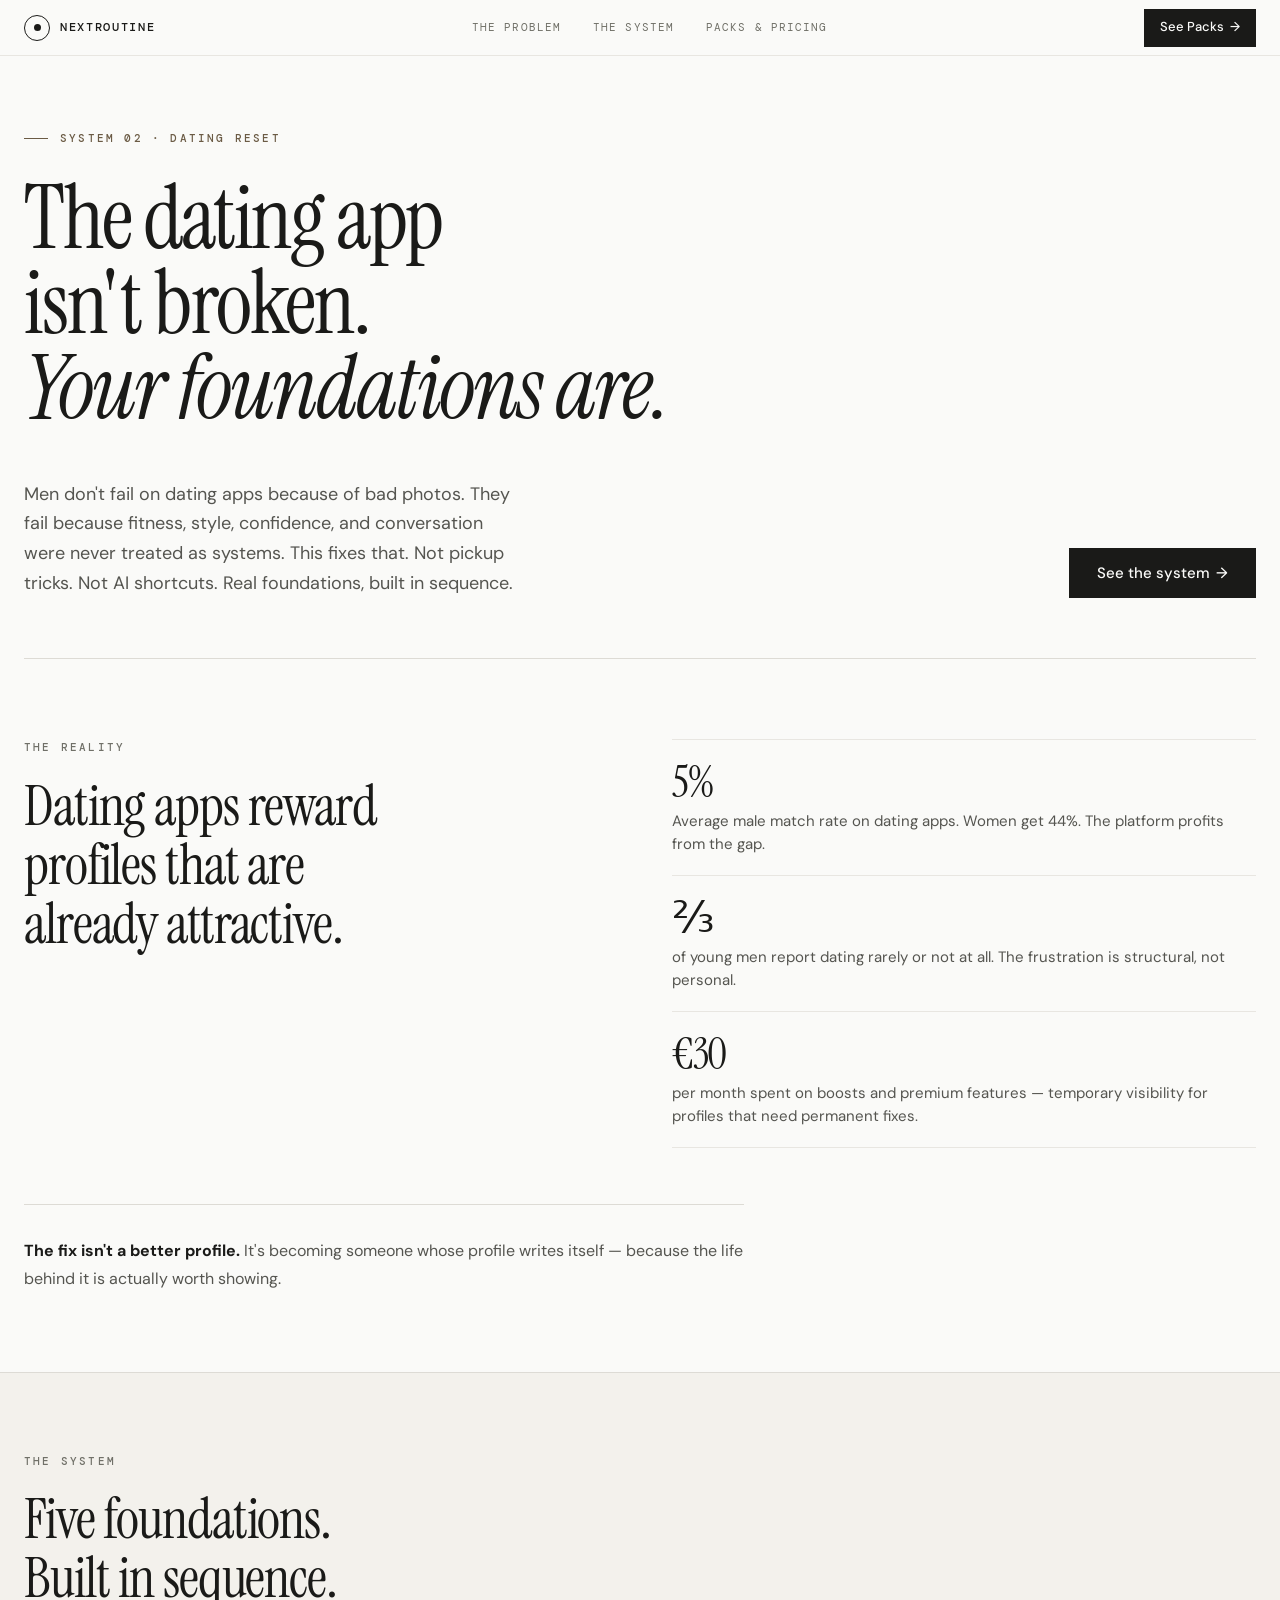
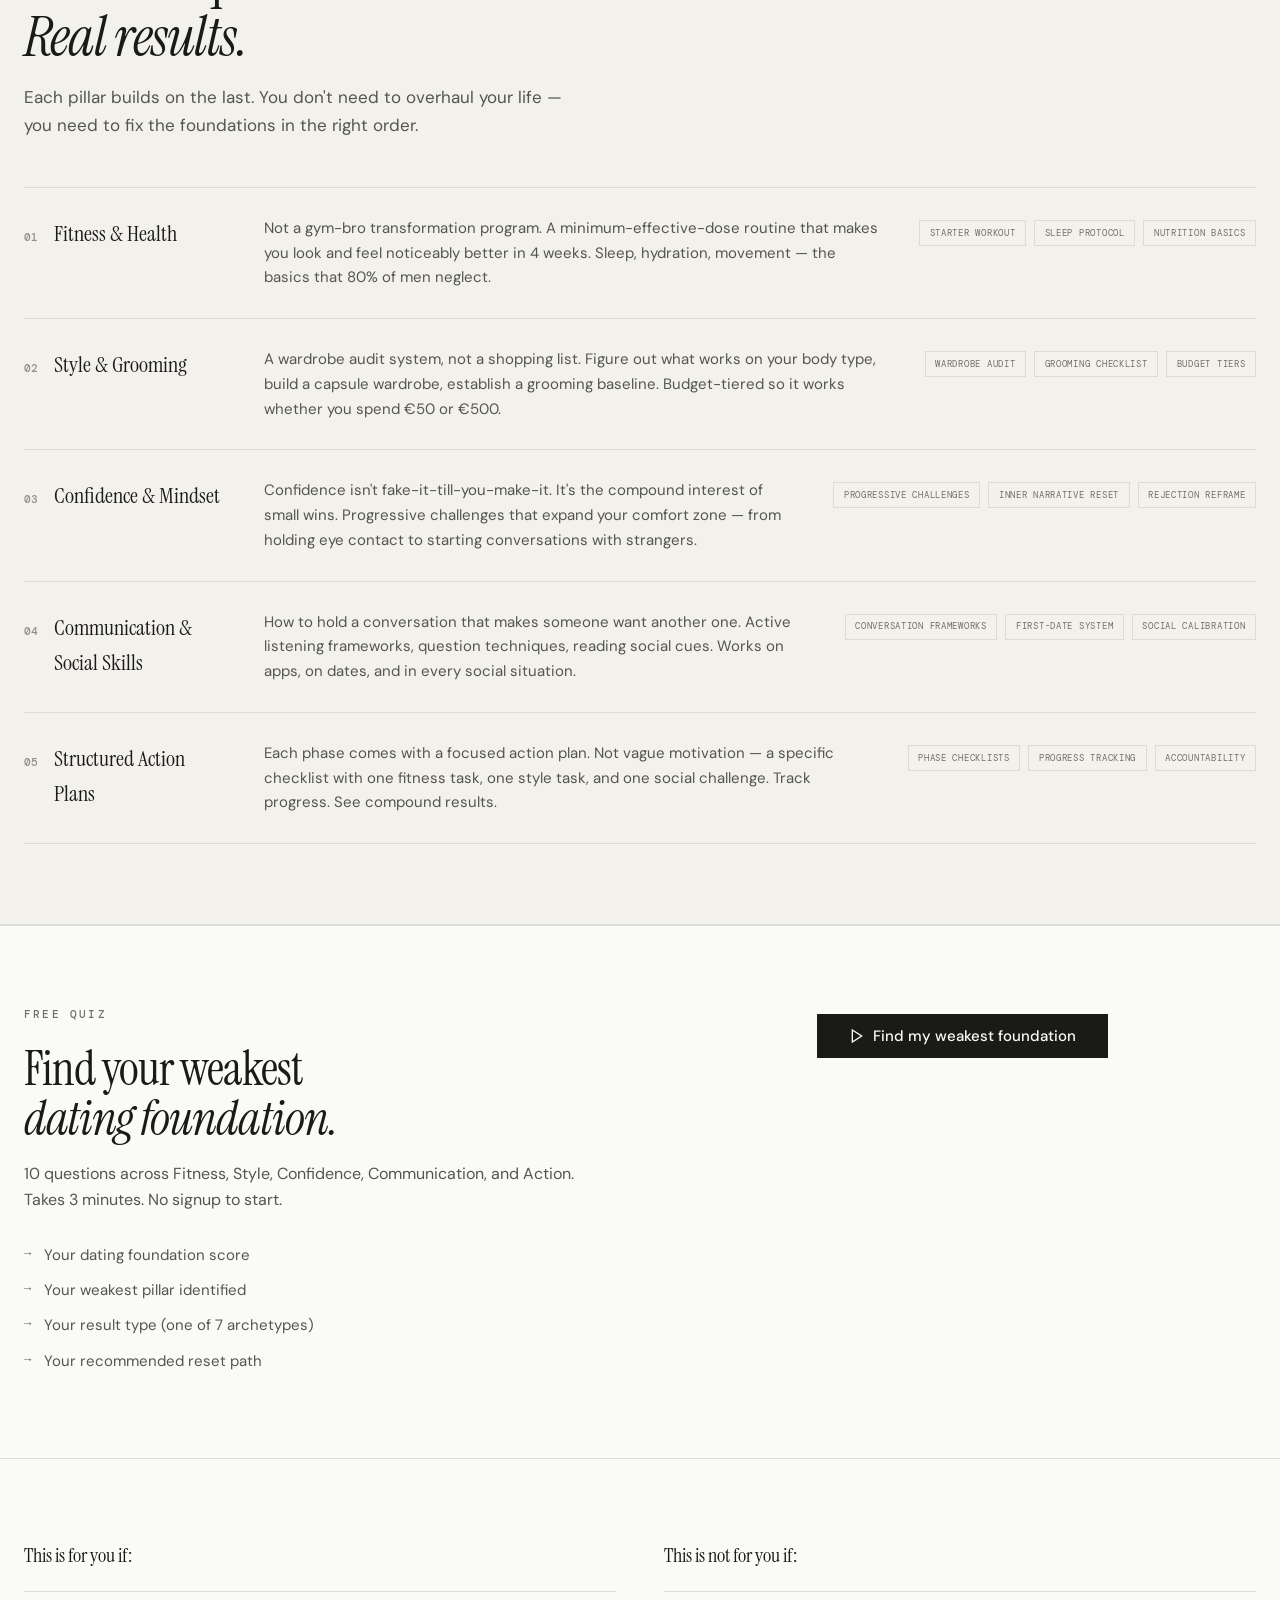
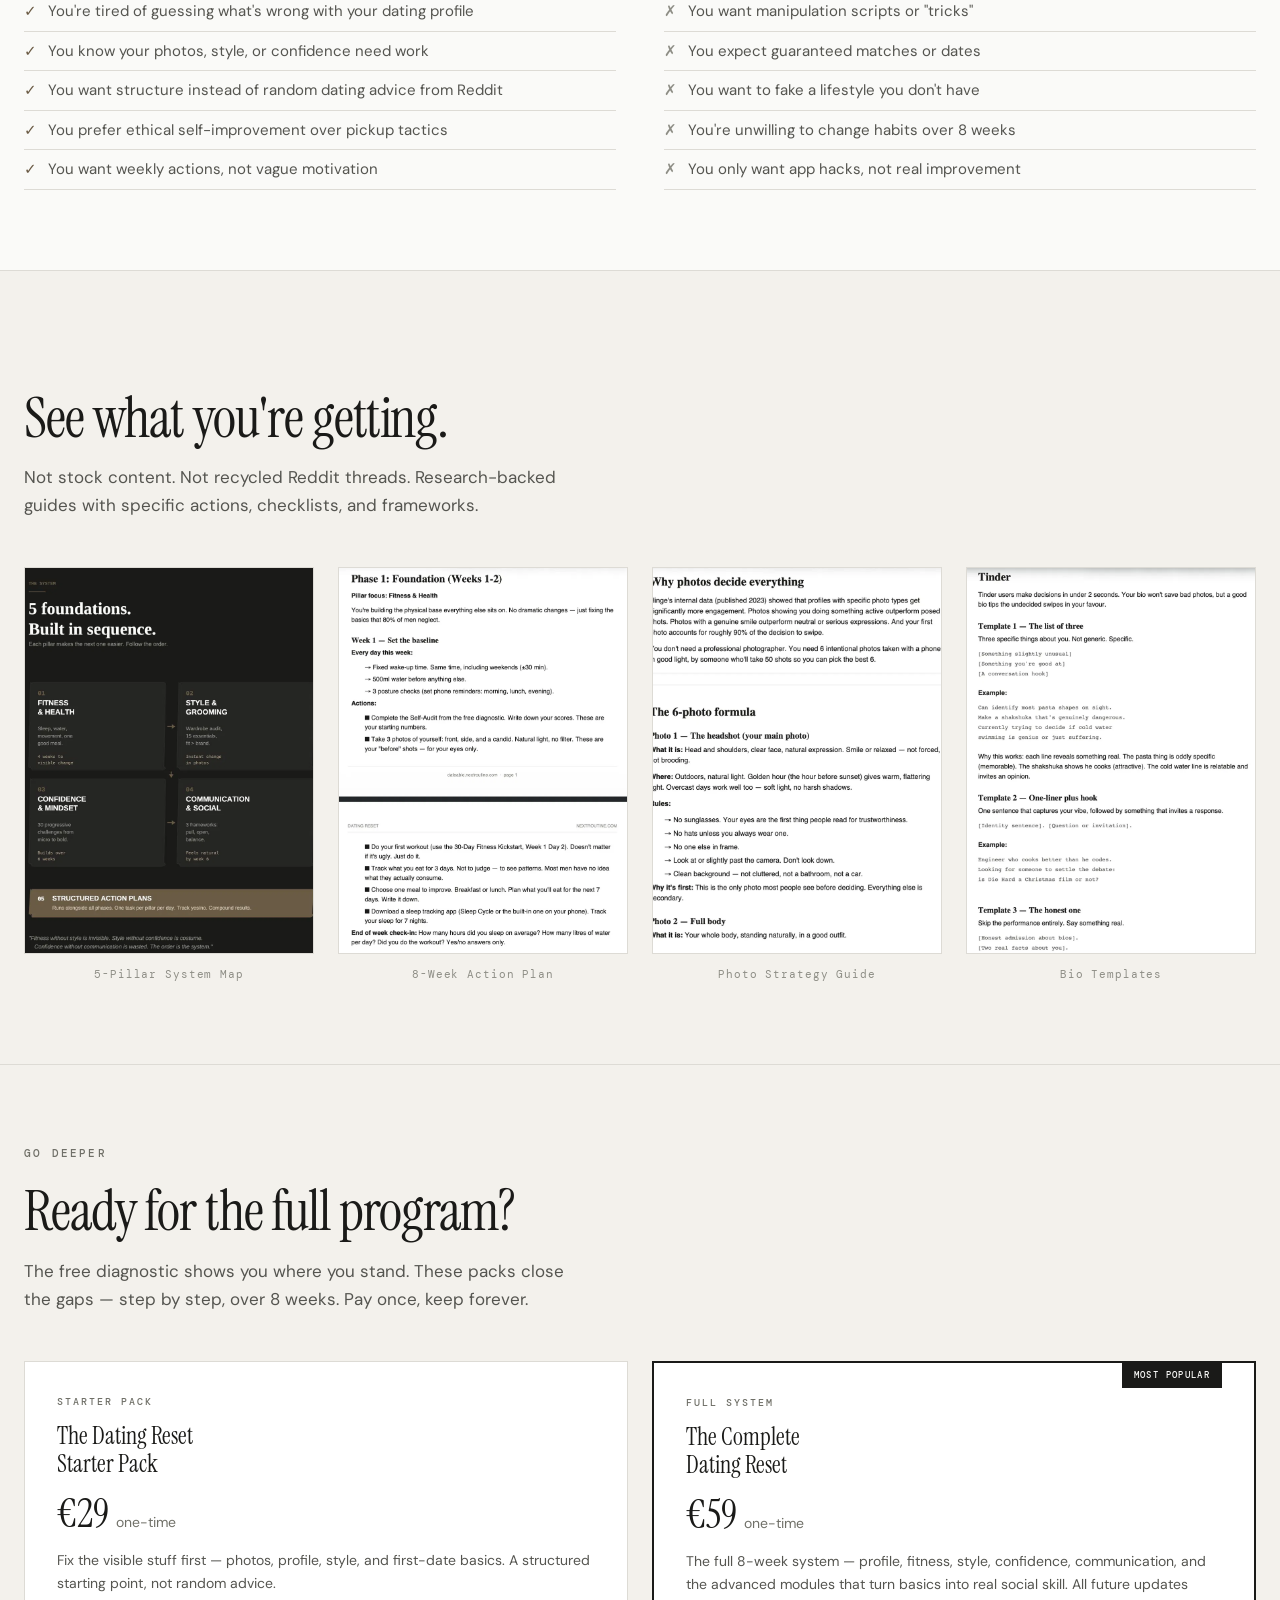
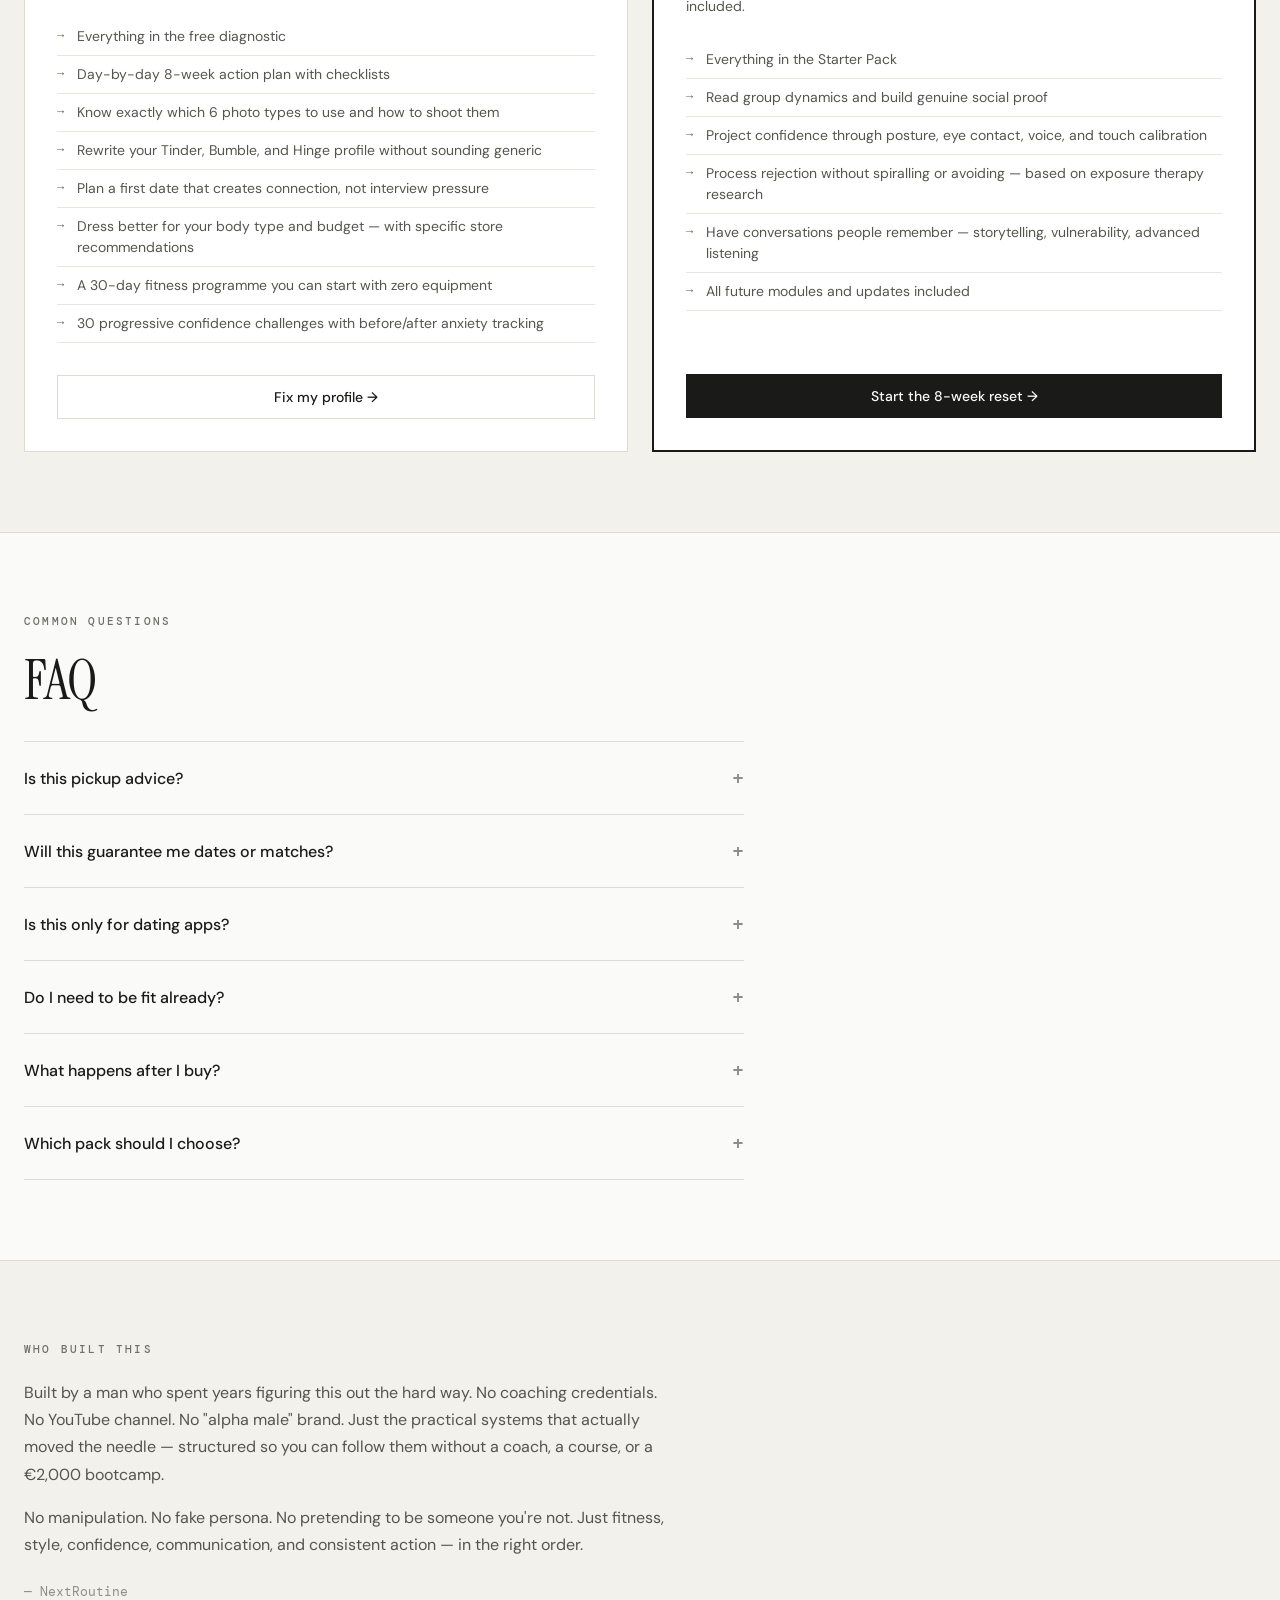
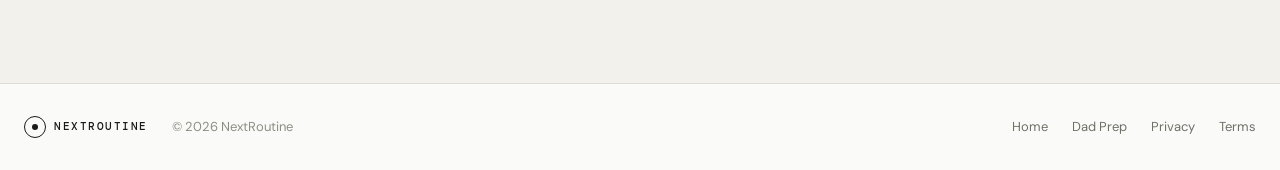
<file: index.html>
<!DOCTYPE html>
<html lang="en">
<head>
<meta charset="UTF-8">
<meta name="viewport" content="width=device-width, initial-scale=1.0">
<meta name="theme-color" content="#FAFAF8">
<title>Dating Reset for Men — Fitness, Style, Confidence & Dating Improvement | NextRoutine</title>
<meta name="description" content="Stop paying dating apps. Dating Reset is a step-by-step self-improvement system for men — fitness routines, style guides, confidence building, and conversation frameworks. Not pickup tricks. Real foundations. Free to start.">
<link rel="canonical" href="https://dateable.nextroutine.com/">
<meta property="og:title" content="Dating Reset — Become More Dateable Through Real Self-Improvement">
<meta property="og:description" content="A step-by-step system that fixes what dating apps can't — fitness, style, confidence, and conversation. For men who want real results, not algorithm hacks.">
<meta property="og:type" content="website">
<meta property="og:url" content="https://dateable.nextroutine.com/">
<meta property="og:site_name" content="NextRoutine">
<meta property="og:image" content="https://dateable.nextroutine.com/assets/og-image.png">
<meta name="twitter:card" content="summary_large_image">
<meta name="twitter:title" content="Dating Reset — Fitness, Style, Confidence & Dating Improvement for Men">
<meta name="twitter:description" content="A step-by-step self-improvement system for single men. Not pickup tricks. Real foundations. Free to start.">
<meta name="twitter:image" content="https://dateable.nextroutine.com/assets/og-image.png">
<script type="application/ld+json">
{"@context":"https://schema.org","@type":"WebSite","name":"Dating Reset by NextRoutine","url":"https://dateable.nextroutine.com/","description":"A step-by-step self-improvement system for men covering fitness, style, confidence, and social skills to become more dateable."}
</script>
<script type="application/ld+json">
{"@context":"https://schema.org","@type":"Product","name":"Dating Reset Starter Pack","description":"Complete 8-week self-improvement program for men. Includes fitness routines, style guides, confidence challenges, conversation frameworks, and first-date planning system.","brand":{"@type":"Brand","name":"NextRoutine"},"offers":[{"@type":"Offer","name":"Free System","price":"0","priceCurrency":"EUR","url":"https://dateable.nextroutine.com/#packs"},{"@type":"Offer","name":"Starter Pack","price":"29","priceCurrency":"EUR","url":"https://dateable.nextroutine.com/#packs"},{"@type":"Offer","name":"Complete Dating Reset","price":"59","priceCurrency":"EUR","url":"https://dateable.nextroutine.com/#packs"}]}
</script>
<link rel="preconnect" href="https://fonts.googleapis.com">
<link rel="preconnect" href="https://fonts.gstatic.com" crossorigin>
<link href="https://fonts.googleapis.com/css2?family=Instrument+Serif:ital@0;1&family=DM+Sans:ital,wght@0,400;0,500;0,600;1,400&family=DM+Mono:wght@400;500&display=swap" rel="stylesheet">
<link rel="icon" href="/assets/favicon.svg" type="image/svg+xml">
<link rel="stylesheet" href="/css/style.css">
<!-- Meta Pixel Code -->
<script>
!function(f,b,e,v,n,t,s)
{if(f.fbq)return;n=f.fbq=function(){n.callMethod?
n.callMethod.apply(n,arguments):n.queue.push(arguments)};
if(!f._fbq)f._fbq=n;n.push=n;n.loaded=!0;n.version='2.0';
n.queue=[];t=b.createElement(e);t.async=!0;
t.src=v;s=b.getElementsByTagName(e)[0];
s.parentNode.insertBefore(t,s)}(window, document,'script',
'https://connect.facebook.net/en_US/fbevents.js');
fbq('init', '1006173865231321');
fbq('track', 'PageView');
</script>
<noscript><img height="1" width="1" style="display:none"
src="https://www.facebook.com/tr?id=1006173865231321&ev=PageView&noscript=1"
/></noscript>
<!-- End Meta Pixel Code -->
<!-- Google tag (gtag.js) -->
<script async src="https://www.googletagmanager.com/gtag/js?id=G-KPB4EFM8QX"></script>
<script>
  window.dataLayer = window.dataLayer || [];
  function gtag(){dataLayer.push(arguments);}
  gtag('js', new Date());
  gtag('config', 'G-KPB4EFM8QX');
</script>
</head>
<body>

<!-- NAVIGATION -->
<header class="nav" id="nav">
<div class="nav-inner">
  <a href="https://nextroutine.com" class="nav-brand" aria-label="NextRoutine home">
    <div class="nav-logo"><div class="nav-logo-dot"></div></div>
    <span class="nav-wordmark">NextRoutine</span>
  </a>
  <nav class="nav-links">
    <a href="#problem" class="nav-link">The Problem</a>
    <a href="#system" class="nav-link">The System</a>
    <a href="#packs" class="nav-link">Packs &amp; Pricing</a>
  </nav>
  <div class="nav-actions">
    <a href="#packs" class="btn btn-primary btn-sm">See Packs <span class="btn-arr">→</span></a>
    <button class="nav-hamburger" id="nav-toggle" aria-label="Menu" aria-expanded="false">
      <span></span><span></span>
    </button>
  </div>
</div>
</header>

<!-- MOBILE NAV -->
<div class="nav-mobile" id="nav-mobile">
  <a href="#problem" class="nav-mobile-link">The Problem</a>
  <a href="#system" class="nav-mobile-link">The System</a>
  <a href="#packs" class="nav-mobile-link">Packs &amp; Pricing</a>
  <a href="#packs" class="btn btn-primary btn-full" style="margin-top:1rem;">See Packs →</a>
</div>

<!-- HERO -->
<main>
<section class="hero">
<div class="container">
  <div class="hero-inner">
    <div class="hero-eyebrow fade-in">System 02 · Dating Reset</div>
    <h1 class="hero-headline fade-in fade-in-d1">The dating app<br>isn't broken.<br><em>Your foundations are.</em></h1>
    <div class="hero-bottom fade-in fade-in-d2">
      <p class="hero-desc">Men don't fail on dating apps because of bad photos. They fail because fitness, style, confidence, and conversation were never treated as systems. This fixes that. Not pickup tricks. Not AI shortcuts. Real foundations, built in sequence.</p>
      <a href="#packs" class="btn btn-primary btn-lg">See the system <span class="btn-arr">→</span></a>
    </div>
  </div>
</div>
</section>

<!-- THE PROBLEM -->
<section class="problem" id="problem">
<div class="container">
  <div class="problem-grid">
    <div class="problem-left fade-in">
      <span class="section-tag">The reality</span>
      <h2 class="section-title">Dating apps reward<br>profiles that are<br>already attractive.</h2>
    </div>
    <div class="problem-right fade-in fade-in-d1">
      <div class="stat-card">
        <div class="stat-number">5%</div>
        <div class="stat-label">Average male match rate on dating apps. Women get 44%. The platform profits from the gap.</div>
      </div>
      <div class="stat-card">
        <div class="stat-number">⅔</div>
        <div class="stat-label">of young men report dating rarely or not at all. The frustration is structural, not personal.</div>
      </div>
      <div class="stat-card">
        <div class="stat-number">€30</div>
        <div class="stat-label">per month spent on boosts and premium features — temporary visibility for profiles that need permanent fixes.</div>
      </div>
    </div>
  </div>
  <div class="problem-insight fade-in">
    <p><strong>The fix isn't a better profile.</strong> It's becoming someone whose profile writes itself — because the life behind it is actually worth showing.</p>
  </div>
</div>
</section>

<!-- THE SYSTEM -->
<section class="system" id="system">
<div class="container">
  <span class="section-tag fade-in">The system</span>
  <h2 class="section-title fade-in">Five foundations.<br>Built in sequence.<br><em>Real results.</em></h2>
  <p class="section-desc fade-in">Each pillar builds on the last. You don't need to overhaul your life — you need to fix the foundations in the right order.</p>

  <div class="pillars">

    <div class="pillar fade-in">
      <div class="pillar-header">
        <span class="pillar-num">01</span>
        <h3 class="pillar-title">Fitness &amp; Health</h3>
      </div>
      <div class="pillar-body">
        <p>Not a gym-bro transformation program. A minimum-effective-dose routine that makes you look and feel noticeably better in 4 weeks. Sleep, hydration, movement — the basics that 80% of men neglect.</p>
      </div>
      <div class="pillar-tags">
        <span class="pillar-tag">Starter workout</span>
        <span class="pillar-tag">Sleep protocol</span>
        <span class="pillar-tag">Nutrition basics</span>
      </div>
    </div>

    <div class="pillar fade-in">
      <div class="pillar-header">
        <span class="pillar-num">02</span>
        <h3 class="pillar-title">Style &amp; Grooming</h3>
      </div>
      <div class="pillar-body">
        <p>A wardrobe audit system, not a shopping list. Figure out what works on your body type, build a capsule wardrobe, establish a grooming baseline. Budget-tiered so it works whether you spend €50 or €500.</p>
      </div>
      <div class="pillar-tags">
        <span class="pillar-tag">Wardrobe audit</span>
        <span class="pillar-tag">Grooming checklist</span>
        <span class="pillar-tag">Budget tiers</span>
      </div>
    </div>

    <div class="pillar fade-in">
      <div class="pillar-header">
        <span class="pillar-num">03</span>
        <h3 class="pillar-title">Confidence &amp; Mindset</h3>
      </div>
      <div class="pillar-body">
        <p>Confidence isn't fake-it-till-you-make-it. It's the compound interest of small wins. Progressive challenges that expand your comfort zone — from holding eye contact to starting conversations with strangers.</p>
      </div>
      <div class="pillar-tags">
        <span class="pillar-tag">Progressive challenges</span>
        <span class="pillar-tag">Inner narrative reset</span>
        <span class="pillar-tag">Rejection reframe</span>
      </div>
    </div>

    <div class="pillar fade-in">
      <div class="pillar-header">
        <span class="pillar-num">04</span>
        <h3 class="pillar-title">Communication &amp; Social Skills</h3>
      </div>
      <div class="pillar-body">
        <p>How to hold a conversation that makes someone want another one. Active listening frameworks, question techniques, reading social cues. Works on apps, on dates, and in every social situation.</p>
      </div>
      <div class="pillar-tags">
        <span class="pillar-tag">Conversation frameworks</span>
        <span class="pillar-tag">First-date system</span>
        <span class="pillar-tag">Social calibration</span>
      </div>
    </div>

    <div class="pillar fade-in">
      <div class="pillar-header">
        <span class="pillar-num">05</span>
        <h3 class="pillar-title">Structured Action Plans</h3>
      </div>
      <div class="pillar-body">
        <p>Each phase comes with a focused action plan. Not vague motivation — a specific checklist with one fitness task, one style task, and one social challenge. Track progress. See compound results.</p>
      </div>
      <div class="pillar-tags">
        <span class="pillar-tag">Phase checklists</span>
        <span class="pillar-tag">Progress tracking</span>
        <span class="pillar-tag">Accountability</span>
      </div>
    </div>

  </div>
</div>
</section>

<!-- FREE SIGNUP -->
<section class="signup" id="packs">
<div class="container">
  <div class="signup-inner fade-in">
    <div class="signup-content">
      <span class="section-tag">Free quiz</span>
      <h2 class="signup-title">Find your weakest<br><em>dating foundation.</em></h2>
      <p class="signup-desc">10 questions across Fitness, Style, Confidence, Communication, and Action. Takes 3 minutes. No signup to start.</p>
      <ul class="signup-includes">
        <li>Your dating foundation score</li>
        <li>Your weakest pillar identified</li>
        <li>Your result type (one of 7 archetypes)</li>
        <li>Your recommended reset path</li>
      </ul>
    </div>
    <div class="signup-form" style="display:flex;align-items:center;justify-content:center;">
      <a href="/free" class="btn btn-primary" style="display:inline-flex;align-items:center;gap:8px;padding:14px 32px;font-size:0.9375rem;">
        <svg width="16" height="16" viewBox="0 0 24 24" fill="none" stroke="currentColor" stroke-width="2"><polygon points="5 3 19 12 5 21 5 3"/></svg>
        Find my weakest foundation
      </a>
    </div>
  </div>
</div>
</section>

<!-- WHO THIS IS FOR -->
<section class="for-section">
<div class="container">
  <div class="for-grid fade-in">
    <div class="for-col">
      <h3 class="for-title">This is for you if:</h3>
      <ul class="for-list for-yes">
        <li>You're tired of guessing what's wrong with your dating profile</li>
        <li>You know your photos, style, or confidence need work</li>
        <li>You want structure instead of random dating advice from Reddit</li>
        <li>You prefer ethical self-improvement over pickup tactics</li>
        <li>You want weekly actions, not vague motivation</li>
      </ul>
    </div>
    <div class="for-col">
      <h3 class="for-title">This is not for you if:</h3>
      <ul class="for-list for-no">
        <li>You want manipulation scripts or "tricks"</li>
        <li>You expect guaranteed matches or dates</li>
        <li>You want to fake a lifestyle you don't have</li>
        <li>You're unwilling to change habits over 8 weeks</li>
        <li>You only want app hacks, not real improvement</li>
      </ul>
    </div>
  </div>
</div>
</section>

<!-- PRODUCT PREVIEWS -->
<section class="previews">
<div class="container">
  <span class="section-tag fade-in">What's inside</span>
  <h2 class="section-title fade-in">See what you're getting.</h2>
  <p class="section-desc fade-in">Not stock content. Not recycled Reddit threads. Research-backed guides with specific actions, checklists, and frameworks.</p>
  <div class="preview-grid fade-in">
    <div class="preview-item">
      <img src="/assets/preview-system.png" alt="5-pillar system map showing how each foundation connects" loading="lazy">
      <span class="preview-label">5-Pillar System Map</span>
    </div>
    <div class="preview-item">
      <img src="/assets/preview-8week.png" alt="8-week program with daily checklists and actions" loading="lazy">
      <span class="preview-label">8-Week Action Plan</span>
    </div>
    <div class="preview-item">
      <img src="/assets/preview-photos.png" alt="6-photo formula from the photo strategy guide" loading="lazy">
      <span class="preview-label">Photo Strategy Guide</span>
    </div>
    <div class="preview-item">
      <img src="/assets/preview-bio.png" alt="Bio templates for Tinder, Bumble, and Hinge" loading="lazy">
      <span class="preview-label">Bio Templates</span>
    </div>
  </div>
</div>
</section>

<!-- PACKS -->
<section class="packs">
<div class="container">
  <span class="section-tag fade-in">Go deeper</span>
  <h2 class="section-title fade-in">Ready for the full program?</h2>
  <p class="section-desc fade-in">The free diagnostic shows you where you stand. These packs close the gaps — step by step, over 8 weeks. Pay once, keep forever.</p>

  <div class="packs-grid packs-grid-two">

    <!-- STARTER PACK -->
    <div class="pack-card fade-in">
      <div class="pack-tier">Starter Pack</div>
      <h3 class="pack-name">The Dating Reset<br>Starter Pack</h3>
      <div class="pack-price">€29 <span class="pack-price-note">one-time</span></div>
      <p class="pack-desc">Fix the visible stuff first — photos, profile, style, and first-date basics. A structured starting point, not random advice.</p>
      <ul class="pack-includes">
        <li>Everything in the free diagnostic</li>
        <li>Day-by-day 8-week action plan with checklists</li>
        <li>Know exactly which 6 photo types to use and how to shoot them</li>
        <li>Rewrite your Tinder, Bumble, and Hinge profile without sounding generic</li>
        <li>Plan a first date that creates connection, not interview pressure</li>
        <li>Dress better for your body type and budget — with specific store recommendations</li>
        <li>A 30-day fitness programme you can start with zero equipment</li>
        <li>30 progressive confidence challenges with before/after anxiety tracking</li>
      </ul>
      <a href="https://buy.stripe.com/6oUaEX1vW31RaAadHb3cc00" class="btn btn-outline btn-full">Fix my profile →</a>
    </div>

    <!-- FULL SYSTEM — featured -->
    <div class="pack-card pack-card-featured fade-in fade-in-d1">
      <div class="pack-badge">Most Popular</div>
      <div class="pack-tier">Full System</div>
      <h3 class="pack-name">The Complete<br>Dating Reset</h3>
      <div class="pack-price">€59 <span class="pack-price-note">one-time</span></div>
      <p class="pack-desc">The full 8-week system — profile, fitness, style, confidence, communication, and the advanced modules that turn basics into real social skill. All future updates included.</p>
      <ul class="pack-includes">
        <li>Everything in the Starter Pack</li>
        <li>Read group dynamics and build genuine social proof</li>
        <li>Project confidence through posture, eye contact, voice, and touch calibration</li>
        <li>Process rejection without spiralling or avoiding — based on exposure therapy research</li>
        <li>Have conversations people remember — storytelling, vulnerability, advanced listening</li>
        <li>All future modules and updates included</li>
      </ul>
      <a href="https://buy.stripe.com/bJe14nfmM9qf23E1Yt3cc01" class="btn btn-primary btn-full">Start the 8-week reset →</a>
    </div>

  </div>
</div>
</section>

<!-- FAQ -->
<section class="faq">
<div class="container">
  <span class="section-tag fade-in">Common questions</span>
  <h2 class="section-title fade-in">FAQ</h2>
  <div class="faq-list">
    <details class="faq-item fade-in">
      <summary>Is this pickup advice?</summary>
      <p>No. This is not pickup, manipulation, or performed confidence. It's a structured self-improvement system focused on fitness, style, confidence, communication, and consistent action. The goal is to become genuinely more attractive, not to trick anyone.</p>
    </details>
    <details class="faq-item fade-in">
      <summary>Will this guarantee me dates or matches?</summary>
      <p>No. No ethical product can guarantee matches or dates. What it does is systematically improve the foundations that affect how you present yourself — your photos, profile, physical presentation, social confidence, and conversation skills. Better foundations lead to better results, but there's no magic number.</p>
    </details>
    <details class="faq-item fade-in">
      <summary>Is this only for dating apps?</summary>
      <p>The profile, photo, and bio modules are app-specific. But the fitness, style, confidence, conversation, and social skills content applies everywhere — bars, social events, work, daily life. Most of the system is about becoming more dateable as a person, not just on a screen.</p>
    </details>
    <details class="faq-item fade-in">
      <summary>Do I need to be fit already?</summary>
      <p>No. The fitness module starts from zero — bodyweight exercises, no gym required, 25-35 minutes per session. It's designed for men who don't currently have a routine, not men who already train.</p>
    </details>
    <details class="faq-item fade-in">
      <summary>What happens after I buy?</summary>
      <p>You get instant access — a download link on the confirmation page. The zip contains all your PDFs. Start with 00-START-HERE.pdf, which tells you exactly what to open first and in what order.</p>
    </details>
    <details class="faq-item fade-in">
      <summary>Which pack should I choose?</summary>
      <p>Choose the Starter Pack if your main issue is photos, bio, style, and first-date basics. Choose the Complete System if you want the full 8-week transformation including advanced social skills, body language, rejection resilience, and conversation techniques.</p>
    </details>
  </div>
</div>
</section>

<!-- FOUNDER NOTE -->
<section class="founder">
<div class="container">
  <div class="founder-inner fade-in">
    <span class="section-tag">Who built this</span>
    <p class="founder-text">Built by a man who spent years figuring this out the hard way. No coaching credentials. No YouTube channel. No "alpha male" brand. Just the practical systems that actually moved the needle — structured so you can follow them without a coach, a course, or a €2,000 bootcamp.</p>
    <p class="founder-text">No manipulation. No fake persona. No pretending to be someone you're not. Just fitness, style, confidence, communication, and consistent action — in the right order.</p>
    <span class="founder-sign">— NextRoutine</span>
  </div>
</div>
</section>

</main>

<!-- FOOTER -->
<footer class="footer">
<div class="container">
  <div class="footer-inner">
    <div class="footer-left">
      <a href="https://nextroutine.com" class="footer-brand" aria-label="NextRoutine home">
        <div class="nav-logo" style="width:22px;height:22px;border-width:1.5px;"><div class="nav-logo-dot" style="width:6px;height:6px;"></div></div>
        <span class="nav-wordmark" style="font-size:0.6875rem;">NextRoutine</span>
      </a>
      <span class="footer-copy">© 2026 NextRoutine</span>
    </div>
    <div class="footer-links">
      <a href="https://nextroutine.com" class="footer-link">Home</a>
      <a href="https://dad.nextroutine.com" class="footer-link">Dad Prep</a>
      <a href="/privacy" class="footer-link">Privacy</a>
      <a href="/terms" class="footer-link">Terms</a>
    </div>
  </div>
</div>
</footer>

<script src="/js/main.js"></script>
</body>
</html>
</file>
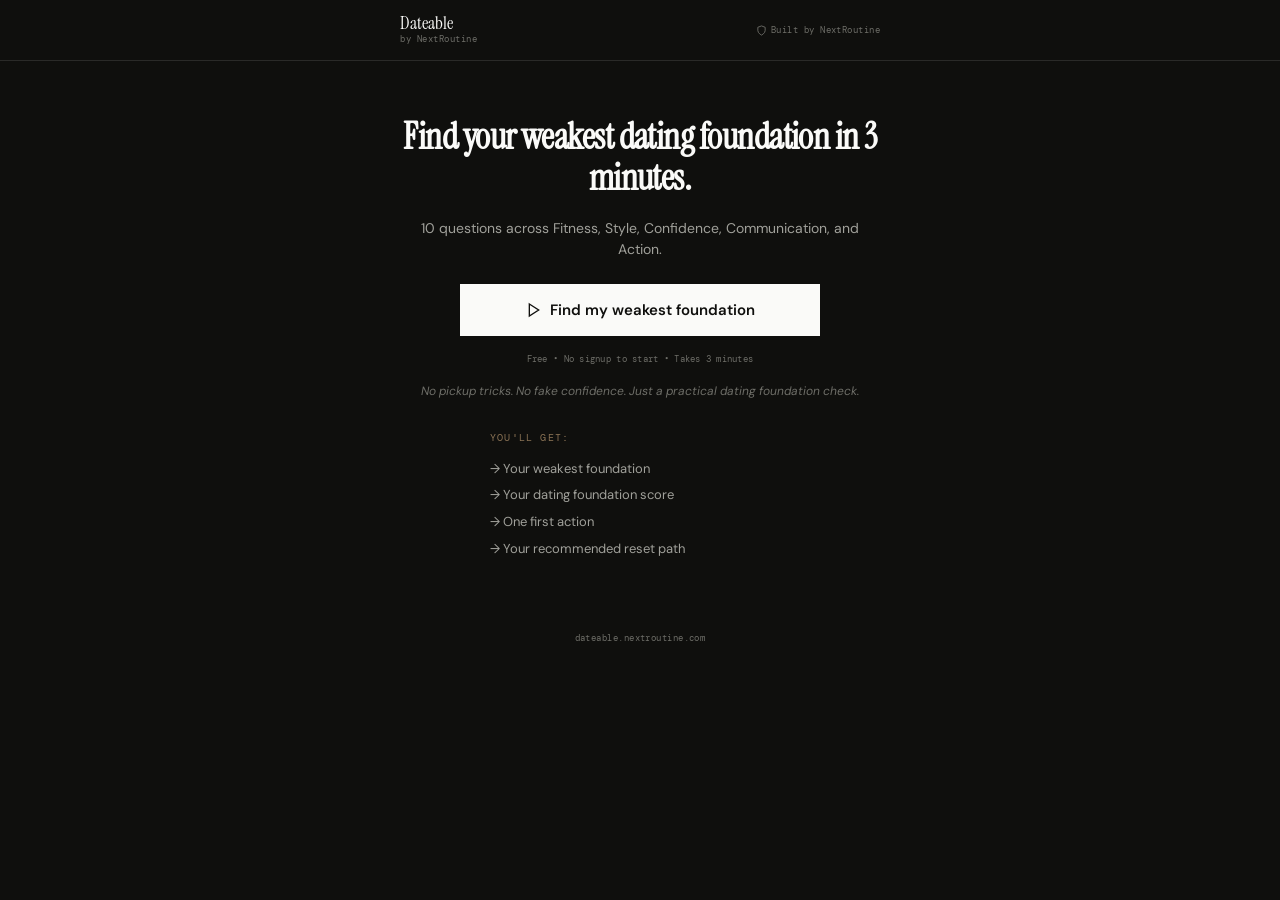
<file: free.html>
<!DOCTYPE html>
<html lang="en">
<head>
<meta charset="UTF-8">
<meta name="viewport" content="width=device-width, initial-scale=1.0">
<meta name="robots" content="noindex, nofollow">
<title>Free Dating Quiz for Men | Dateable by NextRoutine</title>
<meta name="description" content="Find out what is holding back your dating results. Free 3-minute quiz across fitness, style, confidence, communication, and action.">
<meta property="og:title" content="Free Dating Quiz for Men | Dateable by NextRoutine">
<meta property="og:description" content="Score yourself across 5 foundations in 3 minutes. Free — no spam, no course, no pickup nonsense.">
<meta property="og:type" content="website">
<meta property="og:url" content="https://dateable.nextroutine.com/free">
<link rel="preconnect" href="https://fonts.googleapis.com">
<link rel="preconnect" href="https://fonts.gstatic.com" crossorigin>
<link href="https://fonts.googleapis.com/css2?family=Instrument+Serif:ital@0;1&family=DM+Sans:ital,wght@0,400;0,500;0,600;1,400&family=DM+Mono:wght@400;500&display=swap" rel="stylesheet">
<link rel="icon" href="/assets/favicon.svg" type="image/svg+xml">
<script>
!function(f,b,e,v,n,t,s){if(f.fbq)return;n=f.fbq=function(){n.callMethod?n.callMethod.apply(n,arguments):n.queue.push(arguments)};if(!f._fbq)f._fbq=n;n.push=n;n.loaded=!0;n.version='2.0';n.queue=[];t=b.createElement(e);t.async=!0;t.src=v;s=b.getElementsByTagName(e)[0];s.parentNode.insertBefore(t,s)}(window,document,'script','https://connect.facebook.net/en_US/fbevents.js');
fbq('init','1006173865231321');
fbq('track','PageView');
</script>
<noscript><img height="1" width="1" style="display:none" src="https://www.facebook.com/tr?id=1006173865231321&ev=PageView&noscript=1"/></noscript>
<style>
:root {
  --bg: #0F0F0D;
  --card: #1A1A18;
  --elev: #222220;
  --text: #FAFAF8;
  --tsec: #A0A09A;
  --tmut: #6E6E68;
  --accent: #8B7355;
  --border: #2A2A28;
  --cta: #FAFAF8;
  --cta-text: #0F0F0D;
  --bar-fitness: #5B8C5A;
  --bar-style: #7B6BA5;
  --bar-confidence: #C4793A;
  --bar-comm: #4A8FA8;
  --bar-action: #A85A5A;
  --fd: 'Instrument Serif', Georgia, serif;
  --fb: 'DM Sans', system-ui, sans-serif;
  --fm: 'DM Mono', 'SF Mono', monospace;
}
*, *::before, *::after { box-sizing: border-box; }
* { margin: 0; padding: 0; }
html { scroll-behavior: smooth; }
body {
  font-family: var(--fb);
  font-size: 16px;
  line-height: 1.6;
  color: var(--text);
  background: var(--bg);
  -webkit-font-smoothing: antialiased;
  min-height: 100vh;
}
.w { max-width: 520px; margin: 0 auto; padding: 0 20px; }

/* Header */
.hd { padding: 14px 0; border-bottom: 1px solid var(--border); }
.hd-inner { display: flex; align-items: center; justify-content: space-between; }
.hd-brand { font-family: var(--fd); font-size: 1.125rem; line-height: 1; }
.hd-sub { font-family: var(--fm); font-size: .5625rem; color: var(--tmut); letter-spacing: .06em; }
.hd-badge { font-family: var(--fm); font-size: .5625rem; color: var(--tmut); letter-spacing: .05em; display: flex; align-items: center; gap: 4px; }
.hd-badge svg { width: 11px; height: 11px; }

/* Screens */
.screen { display: none; }
.screen.active { display: block; animation: fadeUp .4s ease both; }
@keyframes fadeUp { from { opacity: 0; transform: translateY(12px); } to { opacity: 1; transform: translateY(0); } }

/* Intro */
.intro { padding: 36px 0 32px; text-align: center; }
.lp-h1 { font-family: var(--fd); font-size: clamp(1.625rem, 5.5vw, 2.25rem); line-height: 1.12; letter-spacing: -.015em; }
.intro .lp-h1 { margin-bottom: 20px; }
.intro-sub { font-size: .8125rem; color: var(--tmut); line-height: 1.5; margin-top: 20px; max-width: 360px; margin-left: auto; margin-right: auto; }
.intro-sub-top { font-size: .875rem; color: var(--tsec); line-height: 1.5; margin-bottom: 24px; }
.intro-trust { font-size: .75rem; color: var(--tmut); margin-top: 16px; font-style: italic; }
.intro-value { margin-top: 28px; text-align: left; max-width: 300px; margin-left: auto; margin-right: auto; }
.intro-value-tag { font-family: var(--fm); font-size: .625rem; letter-spacing: .12em; text-transform: uppercase; color: var(--accent); margin-bottom: 10px; }
.intro-value-item { font-size: .8125rem; color: var(--tsec); padding: 3px 0; }
.btn-go { display: flex; align-items: center; justify-content: center; gap: 8px; width: 100%; max-width: 360px; height: 52px; margin: 0 auto 16px; background: var(--cta); color: var(--cta-text); font-family: var(--fb); font-size: .9375rem; font-weight: 600; border: none; cursor: pointer; transition: transform .2s; }
.btn-go:hover { transform: translateY(-1px); }
.btn-go svg { width: 16px; height: 16px; }
.intro-micro { font-family: var(--fm); font-size: .5625rem; color: var(--tmut); letter-spacing: .03em; }

/* Quiz */
.quiz { padding: 32px 0; }
.q-bar { height: 3px; background: var(--border); margin-bottom: 8px; }
.q-fill { height: 100%; background: var(--accent); transition: width .3s ease; }
.q-count { font-family: var(--fm); font-size: .5625rem; color: var(--tmut); letter-spacing: .08em; margin-bottom: 4px; }
.q-scoring { font-family: var(--fm); font-size: .5rem; color: var(--tmut); letter-spacing: .04em; margin-bottom: 24px; opacity: 0.6; }
.q-pillar { font-family: var(--fm); font-size: .5625rem; letter-spacing: .12em; text-transform: uppercase; color: var(--accent); margin-bottom: 12px; }
.q-text { font-family: var(--fd); font-size: 1.25rem; line-height: 1.25; margin-bottom: 24px; }
.q-opts { display: flex; flex-direction: column; gap: 10px; }
.q-opt { display: block; width: 100%; text-align: left; padding: 14px 16px; background: var(--card); border: 1px solid var(--border); color: var(--text); font-family: var(--fb); font-size: .875rem; line-height: 1.4; cursor: pointer; transition: border-color .2s, background .2s; }
.q-opt:hover { border-color: var(--accent); background: var(--elev); }
.q-opt:active { background: var(--accent); color: var(--bg); }

/* Calculating */
.calc-dots { font-size: 24px; color: var(--accent); letter-spacing: 8px; margin-bottom: 16px; animation: pulse 1.2s ease infinite; }
@keyframes pulse { 0%,100% { opacity: 0.3; } 50% { opacity: 1; } }
.calc-text { font-family: var(--fd); font-size: 1.25rem; color: var(--text); margin-bottom: 6px; }
.calc-sub { font-family: var(--fm); font-size: .75rem; color: var(--tmut); }

/* Preview */
.prev-item { font-size: .875rem; color: var(--tsec); padding: 6px 0; }

/* Results */
.results { padding: 40px 0; }
.r-head { text-align: center; margin-bottom: 32px; }
.r-big { font-family: var(--fd); font-size: 3rem; line-height: 1; margin-bottom: 4px; }
.r-label { font-family: var(--fm); font-size: .625rem; color: var(--tmut); letter-spacing: .12em; text-transform: uppercase; margin-bottom: 8px; }
.r-band { font-size: .875rem; color: var(--tsec); }

.r-archetype { text-align: center; padding: 24px; background: var(--card); border: 1px solid var(--border); margin-bottom: 28px; }
.r-arch-label { font-family: var(--fm); font-size: .5625rem; letter-spacing: .12em; text-transform: uppercase; color: var(--tmut); margin-bottom: 8px; }
.r-arch-name { font-family: var(--fd); font-size: clamp(1.5rem, 5vw, 2rem); line-height: 1.1; margin-bottom: 8px; color: var(--accent); }
.r-arch-desc { font-size: .8125rem; color: var(--tsec); line-height: 1.6; max-width: 400px; margin: 0 auto; }

.r-pillars { margin-bottom: 28px; }
.r-row { display: flex; align-items: center; gap: 12px; padding: 10px 0; border-bottom: 1px solid var(--border); }
.r-row:first-child { border-top: 1px solid var(--border); }
.r-name { font-family: var(--fm); font-size: .6875rem; letter-spacing: .06em; width: 110px; flex-shrink: 0; color: var(--tsec); }
.r-track { flex: 1; height: 6px; background: var(--border); }
.r-trackfill { height: 100%; width: 0; transition: width .8s ease; }
.r-pct { font-family: var(--fm); font-size: .6875rem; color: var(--tmut); width: 36px; text-align: right; }
.r-row.weak .r-name { color: var(--text); font-weight: 500; }
.r-row.weak .r-pct { color: var(--accent); }

.r-insight { background: var(--card); border: 1px solid var(--border); padding: 20px; margin-bottom: 16px; }
.r-itag { font-family: var(--fm); font-size: .5625rem; letter-spacing: .12em; text-transform: uppercase; color: var(--accent); margin-bottom: 8px; }

.r-rec { background: var(--card); border: 1px solid var(--accent); padding: 20px; margin-bottom: 28px; }
.r-rec-tag { font-family: var(--fm); font-size: .5625rem; letter-spacing: .12em; text-transform: uppercase; color: var(--accent); margin-bottom: 10px; }
.r-rec-name { font-family: var(--fd); font-size: 1.25rem; margin-bottom: 6px; }
.r-rec-why { font-size: .8125rem; color: var(--tsec); line-height: 1.6; margin-bottom: 12px; }
.r-rec-link { font-family: var(--fm); font-size: .75rem; color: var(--accent); text-decoration: none; letter-spacing: .04em; }
.r-rec-link:hover { color: var(--text); }
.r-ititle { font-family: var(--fd); font-size: 1.125rem; margin-bottom: 6px; }
.r-itext { font-size: .8125rem; color: var(--tsec); line-height: 1.6; }

.r-cta { text-align: center; }
.r-ctag { font-family: var(--fm); font-size: .625rem; letter-spacing: .1em; text-transform: uppercase; color: var(--accent); margin-bottom: 8px; }
.r-ctitle { font-family: var(--fd); font-size: 1.25rem; margin-bottom: 12px; }
.r-cdesc-list { text-align: left; max-width: 360px; margin: 0 auto 20px; }
.r-cdesc-item { font-size: .8125rem; color: var(--tsec); padding: 4px 0; }

.r-gap { text-align: center; padding: 16px 0; margin-bottom: 24px; border-top: 1px solid var(--border); border-bottom: 1px solid var(--border); }
.r-gap-label { font-family: var(--fm); font-size: .5625rem; letter-spacing: .12em; text-transform: uppercase; color: var(--tmut); margin-bottom: 6px; }
.r-gap-name { font-family: var(--fd); font-size: 1.25rem; color: var(--accent); }
.r-ctitle { font-family: var(--fd); font-size: 1.25rem; margin-bottom: 4px; }
.r-cdesc { font-size: .8125rem; color: var(--tsec); margin-bottom: 16px; }
.r-fcard { background: var(--card); border: 1px solid var(--border); padding: 20px; margin-bottom: 12px; text-align: left; }
.r-flabel { font-family: var(--fm); font-size: .625rem; letter-spacing: .1em; text-transform: uppercase; color: var(--accent); margin-bottom: 12px; display: block; }
.r-micro { font-family: var(--fm); font-size: .5625rem; color: var(--tmut); letter-spacing: .03em; }

/* Footer */
.ft { padding: 20px 0 80px; text-align: center; }
.ft a { font-family: var(--fm); font-size: .5625rem; color: var(--tmut); text-decoration: none; letter-spacing: .05em; }

/* Sticky CTA */
.sticky { position: fixed; bottom: 0; left: 0; right: 0; background: var(--card); border-top: 1px solid var(--border); padding: 10px 16px; z-index: 100; display: none; }
.sticky.show { display: block; }
.sticky-btn { display: block; width: 100%; max-width: 520px; margin: 0 auto; height: 46px; background: var(--cta); color: var(--cta-text); font-family: var(--fb); font-size: .875rem; font-weight: 600; border: none; cursor: pointer; }

@media (min-width: 768px) {
  .intro { padding: 56px 0 40px; }
  .quiz { padding: 48px 0; }
  .results { padding: 56px 0; }
  .sticky { display: none !important; }
  .ft { padding-bottom: 32px; }
}
</style>
<!-- Google tag (gtag.js) -->
<script async src="https://www.googletagmanager.com/gtag/js?id=G-KPB4EFM8QX"></script>
<script>
  window.dataLayer = window.dataLayer || [];
  function gtag(){dataLayer.push(arguments);}
  gtag('js', new Date());
  gtag('config', 'G-KPB4EFM8QX');
</script>
</head>
<body>

<header class="hd">
<div class="w">
  <div class="hd-inner">
    <div>
      <div class="hd-brand">Dateable</div>
      <div class="hd-sub">by NextRoutine</div>
    </div>
    <div class="hd-badge">
      <svg viewBox="0 0 24 24" fill="none" stroke="currentColor" stroke-width="2"><path d="M12 22s8-4 8-10V5l-8-3-8 3v7c0 6 8 10 8 10z"/></svg>
      Built by NextRoutine
    </div>
  </div>
</div>
</header>

<!-- INTRO -->
<div class="screen active" id="s-intro">
<section class="intro">
<div class="w">
  <h1 class="lp-h1">Find your weakest dating foundation in 3 minutes.</h1>
  <p class="intro-sub-top">10 questions across Fitness, Style, Confidence, Communication, and Action.</p>
  <button class="btn-go" onclick="startQuiz()">
    <svg viewBox="0 0 24 24" fill="none" stroke="currentColor" stroke-width="2"><polygon points="5 3 19 12 5 21 5 3"/></svg>
    Find my weakest foundation
  </button>
  <div class="intro-micro">Free &bull; No signup to start &bull; Takes 3 minutes</div>
  <div class="intro-trust">No pickup tricks. No fake confidence. Just a practical dating foundation check.</div>
  <div class="intro-value">
    <div class="intro-value-tag">You'll get:</div>
    <div class="intro-value-item">&rarr; Your weakest foundation</div>
    <div class="intro-value-item">&rarr; Your dating foundation score</div>
    <div class="intro-value-item">&rarr; One first action</div>
    <div class="intro-value-item">&rarr; Your recommended reset path</div>
  </div>
</div>
</section>
</div>

<!-- QUIZ -->
<div class="screen" id="s-quiz">
<section class="quiz">
<div class="w">
  <div>
    <div class="q-bar"><div class="q-fill" id="qFill" style="width:10%"></div></div>
    <div class="q-count" id="qCount">Question 1 of 10</div>
    <div class="q-scoring">Scoring your fitness, style, confidence, communication, and action.</div>
  </div>
  <div class="q-pillar" id="qPillar"></div>
  <div class="q-text" id="qText"></div>
  <div class="q-opts" id="qOpts"></div>
</div>
</section>
</div>

<!-- CALCULATING -->
<div class="screen" id="s-calc">
<section class="calc">
<div class="w" style="text-align:center;padding:120px 0;">
  <div class="calc-dots" id="calcDots">&#9679; &#9679; &#9679;</div>
  <div class="calc-text">Calculating your Dating Foundation Score...</div>
  <div class="calc-sub">Checking your five foundations.</div>
</div>
</section>
</div>

<!-- PREVIEW -->
<div class="screen" id="s-preview">
<section class="preview">
<div class="w" style="padding:60px 0;">
  <div style="text-align:center;margin-bottom:32px;">
    <div class="r-arch-label">Complete</div>
    <h2 class="lp-h1" style="margin-bottom:12px;">Your Dating Foundation Score is ready.</h2>
    <p style="font-size:.875rem;color:var(--tsec);line-height:1.6;">Here is what we calculated from your answers:</p>
  </div>
  <div style="max-width:380px;margin:0 auto 32px;">
    <div class="prev-item">&rarr; Your strongest foundation</div>
    <div class="prev-item">&rarr; Your weakest dating bottleneck</div>
    <div class="prev-item">&rarr; What may be costing you matches, replies, or dates</div>
    <div class="prev-item">&rarr; Your next action step</div>
  </div>
  <div style="text-align:center;">
    <button class="btn-go" onclick="showEmailCapture()" style="max-width:340px;">
      Show my result
    </button>
  </div>
</div>
</section>
</div>

<!-- EMAIL CAPTURE -->
<div class="screen" id="s-results">
<section class="results">
<div class="w">
  <div class="r-head" style="margin-bottom:24px;">
    <div class="r-label">Your Dating Foundation Score</div>
    <div class="r-big" id="rBig"></div>
    <div class="r-band" id="rBand"></div>
  </div>

  <div class="r-archetype" id="rArchetype">
    <div class="r-arch-label">Your result type</div>
    <div class="r-arch-name" id="rArchName"></div>
    <div class="r-arch-desc" id="rArchDesc"></div>
  </div>

  <div class="r-gap">
    <div class="r-gap-label">Weakest foundation</div>
    <div class="r-gap-name" id="rGapName"></div>
  </div>

  <div class="r-cta">
    <div class="r-ctag">Where should we send your action plan?</div>
    <div class="r-ctitle">Get your full score breakdown and first action step by email.</div>
    <div class="r-cdesc-list">
      <div class="r-cdesc-item">&rarr; Full breakdown across all 5 foundations</div>
      <div class="r-cdesc-item">&rarr; Your first 3 actions for <span id="rGapInline">your weakest pillar</span></div>
      <div class="r-cdesc-item">&rarr; Your recommended reset path</div>
      <div class="r-cdesc-item">&rarr; 5-page PDF action plan</div>
    </div>
    <div class="r-fcard">
      <span class="r-flabel">Send my action plan</span>
      <script async src="https://subscribe-forms.beehiiv.com/v3/loader.js" data-beehiiv-form="893d8c2c-46ea-4ead-b5d9-e0a78026db77"></script>
    </div>
    <div class="r-micro">No spam. No pickup tricks. Just your result and next step.</div>
  </div>
</div>
</section>
</div>

<footer class="ft"><div class="w"><a href="https://dateable.nextroutine.com">dateable.nextroutine.com</a></div></footer>

<!-- Sticky mobile CTA -->
<div class="sticky" id="stickyBar">
  <button class="sticky-btn" onclick="document.getElementById('s-intro').classList.contains('active') ? startQuiz() : document.getElementById('s-intro').scrollIntoView({behavior:'smooth'})">
    Find my weakest foundation
  </button>
</div>

<script>
var QUESTIONS = [
  {pillar:"Fitness & Health", text:"Be honest: if you had to run for a bus right now, how would that go?", opts:["I would miss it and pretend I was not trying","I would make it but need a minute to recover","Fine \u2014 I move regularly","I would barely notice. I train consistently."]},
  {pillar:"Fitness & Health", text:"Most nights, how well are you setting yourself up to look and feel good the next day?", opts:["Phone in bed, no real routine","Some good nights, some terrible","Usually in bed at a reasonable time","Sleep, nutrition, and recovery are mostly handled"]},
  {pillar:"Style & Grooming", text:"You are meeting someone for a date in 2 hours. How do you feel about your wardrobe?", opts:["Panic. Nothing looks right.","I would find something acceptable after 20 minutes","I have a few reliable outfits","I know exactly what I would wear"]},
  {pillar:"Style & Grooming", text:"A friend takes a candid photo of you at a bar. Your honest reaction?", opts:["Delete that immediately","It is fine... from certain angles","I would be OK with it","I would use it on my dating profile"]},
  {pillar:"Confidence & Mindset", text:"You see someone attractive at a coffee shop. What actually happens?", opts:["I think about saying something, do not, then replay it for 3 hours","I would want to but would need someone to push me","I might say something if the moment felt right","I would find a natural way to start a conversation"]},
  {pillar:"Confidence & Mindset", text:"Someone you are interested in stops responding. What does your inner voice say?", opts:["I am not attractive enough \u2014 and it stays with me for days","It stings and I overanalyse what I said wrong","Annoying, but I move on within a few hours","Their loss \u2014 I do not take it personally"]},
  {pillar:"Communication & Social", text:"Your last 5 dating app conversations. How many made it past 10 messages?", opts:["Zero. Maybe one.","One or two at best","About half","Most of them \u2014 conversations are not my problem"]},
  {pillar:"Communication & Social", text:"You are at a party where you know almost nobody. What do you do?", opts:["Stand near the wall, check my phone, leave early","Stick with the one person I came with","Eventually talk to a few people after warming up","I am comfortable walking up to anyone"]},
  {pillar:"Structured Action", text:"What is your current strategy for improving your dating life?", opts:["Strategy? I am just swiping and hoping","I watch YouTube videos when I get frustrated","I have tried a few things but nothing sticks","I have specific habits I work on every week"]},
  {pillar:"Structured Action", text:"When dating is not working, how do you usually try to fix it?", opts:["I take a break and get frustrated","I change random things and hope","I try to figure out the real problem","I track what works and adjust"]}
];

var INSIGHTS = {
  "Fitness & Health": {title:"Fitness & Health", text:"Your physical foundation is your weakest area. Energy, posture, and how you carry yourself all start here. The action plan focuses on minimum-effective-dose habits: sleep, movement, hydration, and one improved meal."},
  "Style & Grooming": {title:"Style & Grooming", text:"How you present yourself visually is your biggest gap. This is the fastest pillar to improve \u2014 wardrobe audit, grooming basics, and photos that actually represent you well."},
  "Confidence & Mindset": {title:"Confidence & Mindset", text:"Fear of rejection and avoidance are holding you back more than any profile issue. Confidence is built through progressive exposure, not motivation. The action plan starts with micro-challenges that build real evidence."},
  "Communication & Social": {title:"Communication & Social", text:"Your conversations are where attraction dies. Messages, openers, date flow, and listening skills all compound. The action plan gives you frameworks you can use immediately \u2014 not scripts, structures."},
  "Structured Action": {title:"Structured Action", text:"You know what to do but you are not doing it consistently. Without a system, improvement is random. The action plan gives you a weekly structure so progress becomes automatic."}
};

var COLORS = {
  "Fitness & Health": "var(--bar-fitness)",
  "Style & Grooming": "var(--bar-style)",
  "Confidence & Mindset": "var(--bar-confidence)",
  "Communication & Social": "var(--bar-comm)",
  "Structured Action": "var(--bar-action)"
};

var ARCHETYPES = {
  "Fitness & Health": {
    name: "The Underbuilt Foundation",
    desc: "You might have the right mindset and decent social skills, but your physical foundation is dragging everything else down. Energy, posture, and how you carry yourself start with fitness and health. This is the most fixable pillar \u2014 and the one with the fastest visible payoff."
  },
  "Style & Grooming": {
    name: "The Invisible Profile",
    desc: "You are probably a better catch than your photos and presentation suggest. The gap between who you are and how you come across visually is costing you matches before anyone reads your bio. Fix the visible layer first \u2014 it is the fastest win."
  },
  "Confidence & Mindset": {
    name: "The Overthinker",
    desc: "You replay conversations, hesitate before messaging, and avoid situations where rejection is possible. Your dating life is shaped more by what you do not do than by what you do. Confidence is not a feeling \u2014 it is evidence, built through small repeated actions."
  },
  "Communication & Social": {
    name: "The Stalled Conversationalist",
    desc: "You get matches but they go nowhere. Conversations die, dates feel like interviews, and you struggle to create the kind of connection that makes someone want to see you again. This is a skill gap, not a personality flaw \u2014 and skills are trainable."
  },
  "Structured Action": {
    name: "The Restart Loop",
    desc: "You keep trying new things \u2014 a new app, a new photo, a new approach \u2014 but nothing sticks because there is no system behind it. You do not need more advice. You need a structured weekly plan that turns random effort into compound progress."
  }
};

var ARCHETYPE_MULTI = {
  name: "The Full Reset",
  desc: "Multiple foundations need work. Random fixes will not cut it \u2014 you need a structured system that addresses fitness, style, confidence, communication, and action in the right order. The good news: the biggest gains come in the first 4 weeks."
};

var ARCHETYPE_HIGH = {
  name: "The Almost There",
  desc: "Your foundations are solid. You are not starting from scratch \u2014 you are fine-tuning. The action plan will help you identify the one or two areas where a small improvement creates a disproportionate result."
};

var answers = [];
var current = 0;

function show(id) {
  var screens = document.querySelectorAll(".screen");
  for (var i = 0; i < screens.length; i++) screens[i].classList.remove("active");
  document.getElementById(id).classList.add("active");
  window.scrollTo({top: 0, behavior: "smooth"});
}

function renderQ() {
  var q = QUESTIONS[current];
  document.getElementById("qFill").style.width = ((current + 1) / QUESTIONS.length * 100) + "%";
  document.getElementById("qCount").textContent = "Question " + (current + 1) + " of " + QUESTIONS.length;
  document.getElementById("qPillar").textContent = q.pillar;
  document.getElementById("qText").textContent = q.text;

  var container = document.getElementById("qOpts");
  container.innerHTML = "";
  for (var i = 0; i < q.opts.length; i++) {
    var btn = document.createElement("button");
    btn.className = "q-opt";
    btn.textContent = q.opts[i];
    btn.setAttribute("data-score", i + 1);
    btn.onclick = function() { pickAnswer(parseInt(this.getAttribute("data-score"))); };
    container.appendChild(btn);
  }
}

function pickAnswer(score) {
  answers.push({pillar: QUESTIONS[current].pillar, score: score});
  current++;
  if (current < QUESTIONS.length) {
    show("s-quiz");
    renderQ();
  } else {
    if (typeof fbq === "function") fbq("track", "QuizComplete");
    if (typeof gtag === "function") gtag("event", "quiz_complete");
    // Show calculating screen, then preview
    show("s-calc");
    setTimeout(function() {
      calculateResults();
      show("s-preview");
      if (typeof fbq === "function") fbq("trackCustom", "ResultPreviewViewed");
      if (typeof gtag === "function") gtag("event", "result_preview_viewed");
    }, 1800);
  }
}

function showEmailCapture() {
  show("s-results");
  if (typeof fbq === "function") fbq("trackCustom", "EmailCaptureViewed");
  if (typeof gtag === "function") gtag("event", "email_capture_viewed");
}

function calculateResults() {
  var scores = {};
  var maxes = {};
  var order = ["Fitness & Health", "Style & Grooming", "Confidence & Mindset", "Communication & Social", "Structured Action"];

  for (var i = 0; i < answers.length; i++) {
    var p = answers[i].pillar;
    scores[p] = (scores[p] || 0) + answers[i].score;
    maxes[p] = (maxes[p] || 0) + 4;
  }

  var total = 0, totalMax = 0, weakest = null, weakestPct = 999;
  var html = "";

  for (var j = 0; j < order.length; j++) {
    var name = order[j];
    var s = scores[name] || 0;
    var m = maxes[name] || 8;
    var pct = Math.round(s / m * 100);
    total += s;
    totalMax += m;

    if (pct < weakestPct) { weakest = name; weakestPct = pct; }

    html += '<div class="r-row" data-pct="' + pct + '">';
    html += '<div class="r-name">' + name + '</div>';
    html += '<div class="r-track"><div class="r-trackfill" style="background:' + COLORS[name] + '"></div></div>';
    html += '<div class="r-pct">' + pct + '%</div>';
    html += '</div>';
  }

  var totalPct = Math.round(total / totalMax * 100);
  var band = totalPct < 40 ? "Full reset needed" : totalPct < 60 ? "Foundations inconsistent" : totalPct < 80 ? "Good base \u2014 specific weak points" : "Strong foundation \u2014 optimise and maintain";

  document.getElementById("rBig").textContent = totalPct + "/100";
  document.getElementById("rBand").textContent = band;

  // Build pillar data for localStorage (shown on /thank-you, not here)
  var pillarData = [];
  for (var p = 0; p < order.length; p++) {
    var pn = order[p];
    var ps = scores[pn] || 0;
    var pm = maxes[pn] || 8;
    var pp = Math.round(ps / pm * 100);
    pillarData.push({name: pn, pct: pp, color: COLORS[pn]});
  }

  // Determine archetype
  var weakCount = 0;
  for (var w = 0; w < order.length; w++) {
    var wp = scores[order[w]] || 0;
    var wm = maxes[order[w]] || 8;
    if (Math.round(wp / wm * 100) < 50) weakCount++;
  }

  var arch;
  if (totalPct >= 80) {
    arch = ARCHETYPE_HIGH;
  } else if (weakCount >= 3) {
    arch = ARCHETYPE_MULTI;
  } else {
    arch = ARCHETYPES[weakest];
  }

  document.getElementById("rArchName").textContent = arch.name;
  document.getElementById("rArchDesc").textContent = arch.desc;

  // Populate gap name
  document.getElementById("rGapName").textContent = weakest;
  var gapInline = document.getElementById("rGapInline");
  if (gapInline) gapInline.textContent = weakest;

  // Recommendation logic
  var rec = {};
  if (weakest === "Style & Grooming" || weakest === "Fitness & Health") {
    rec.name = "The Dating Reset Starter Pack";
    rec.why = "Your weakest area is the visible layer \u2014 the stuff that shapes first impressions before you say a word. The Starter Pack focuses on photos, profile, style, fitness, and first-date basics.";
  } else {
    rec.name = "The Complete Dating Reset";
    rec.why = "Your result shows this goes deeper than your profile. The Complete System covers confidence, communication, rejection resilience, and weekly action plans \u2014 alongside the full profile and style reset.";
  }
  if (weakCount >= 3) {
    rec.name = "The Complete Dating Reset";
    rec.why = "Multiple foundations need work. The Complete System gives you the full 8-week reset across all 5 pillars \u2014 built in sequence so each improvement compounds into the next.";
  }
  if (totalPct >= 80) {
    rec.name = "The Dating Reset Starter Pack";
    rec.why = "Your foundations are strong. The Starter Pack will help you fine-tune the visible layer \u2014 photos, bio, style \u2014 to match the solid base you already have.";
  }

  // Save full data to localStorage for personalized /thank-you
  var ins = INSIGHTS[weakest];
  try {
    localStorage.setItem("quizResult", JSON.stringify({
      score: totalPct,
      band: band,
      archetype: arch.name,
      archetypeDesc: arch.desc,
      weakest: weakest,
      weakestPct: weakestPct,
      recName: rec.name,
      recWhy: rec.why,
      insightTitle: ins.title,
      insightText: ins.text,
      pillars: pillarData
    }));
  } catch(e) {}
}

function startQuiz() {
  if (typeof fbq === "function") fbq("track", "QuizStart");
  if (typeof gtag === "function") gtag("event", "quiz_start");
  document.getElementById("stickyBar").classList.remove("show");
  show("s-quiz");
  renderQ();
}

// Show sticky when intro button scrolls out of view
if (window.innerWidth < 768) {
  var btnGo = document.querySelector(".btn-go");
  if (btnGo) {
    var stickyObs = new IntersectionObserver(function(entries) {
      var intro = document.getElementById("s-intro");
      if (intro && intro.classList.contains("active")) {
        document.getElementById("stickyBar").classList.toggle("show", !entries[0].isIntersecting);
      }
    }, {threshold: 0});
    stickyObs.observe(btnGo);
  }
}
</script>

</body>
</html>
</file>
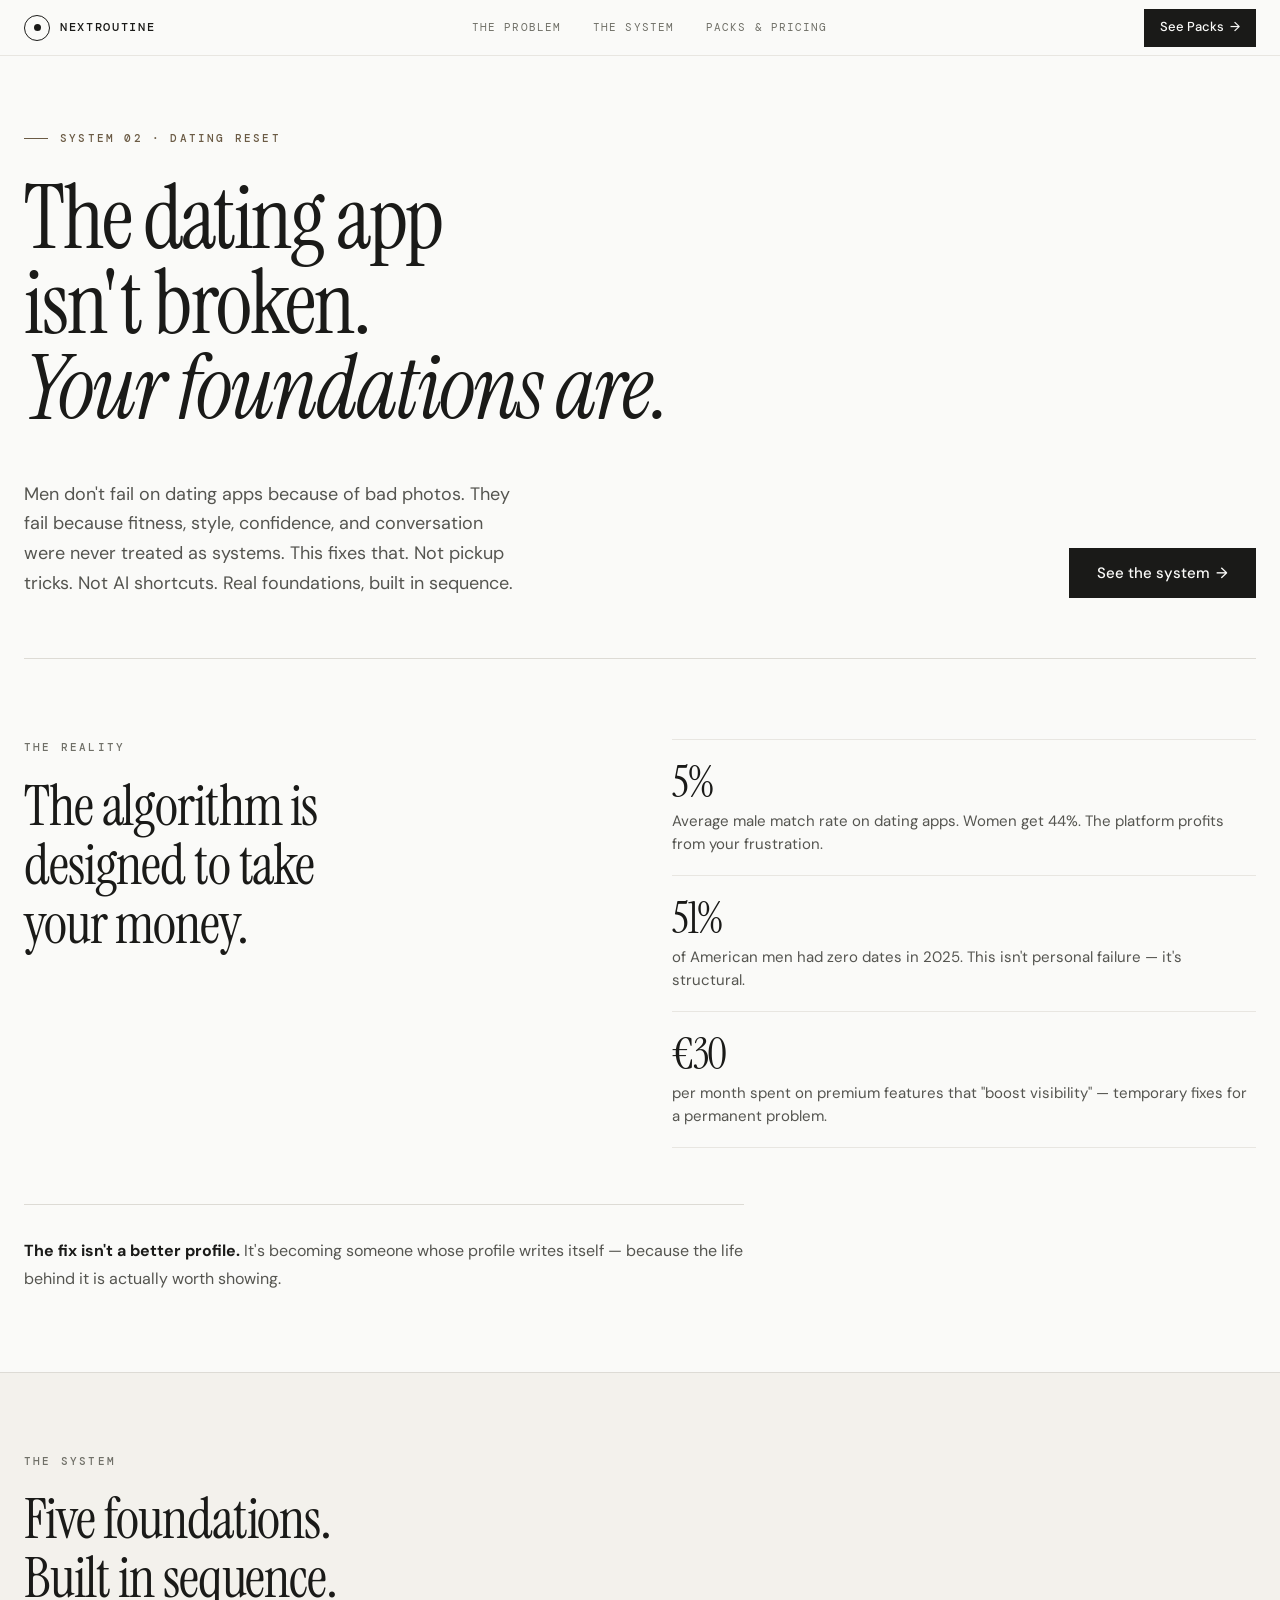
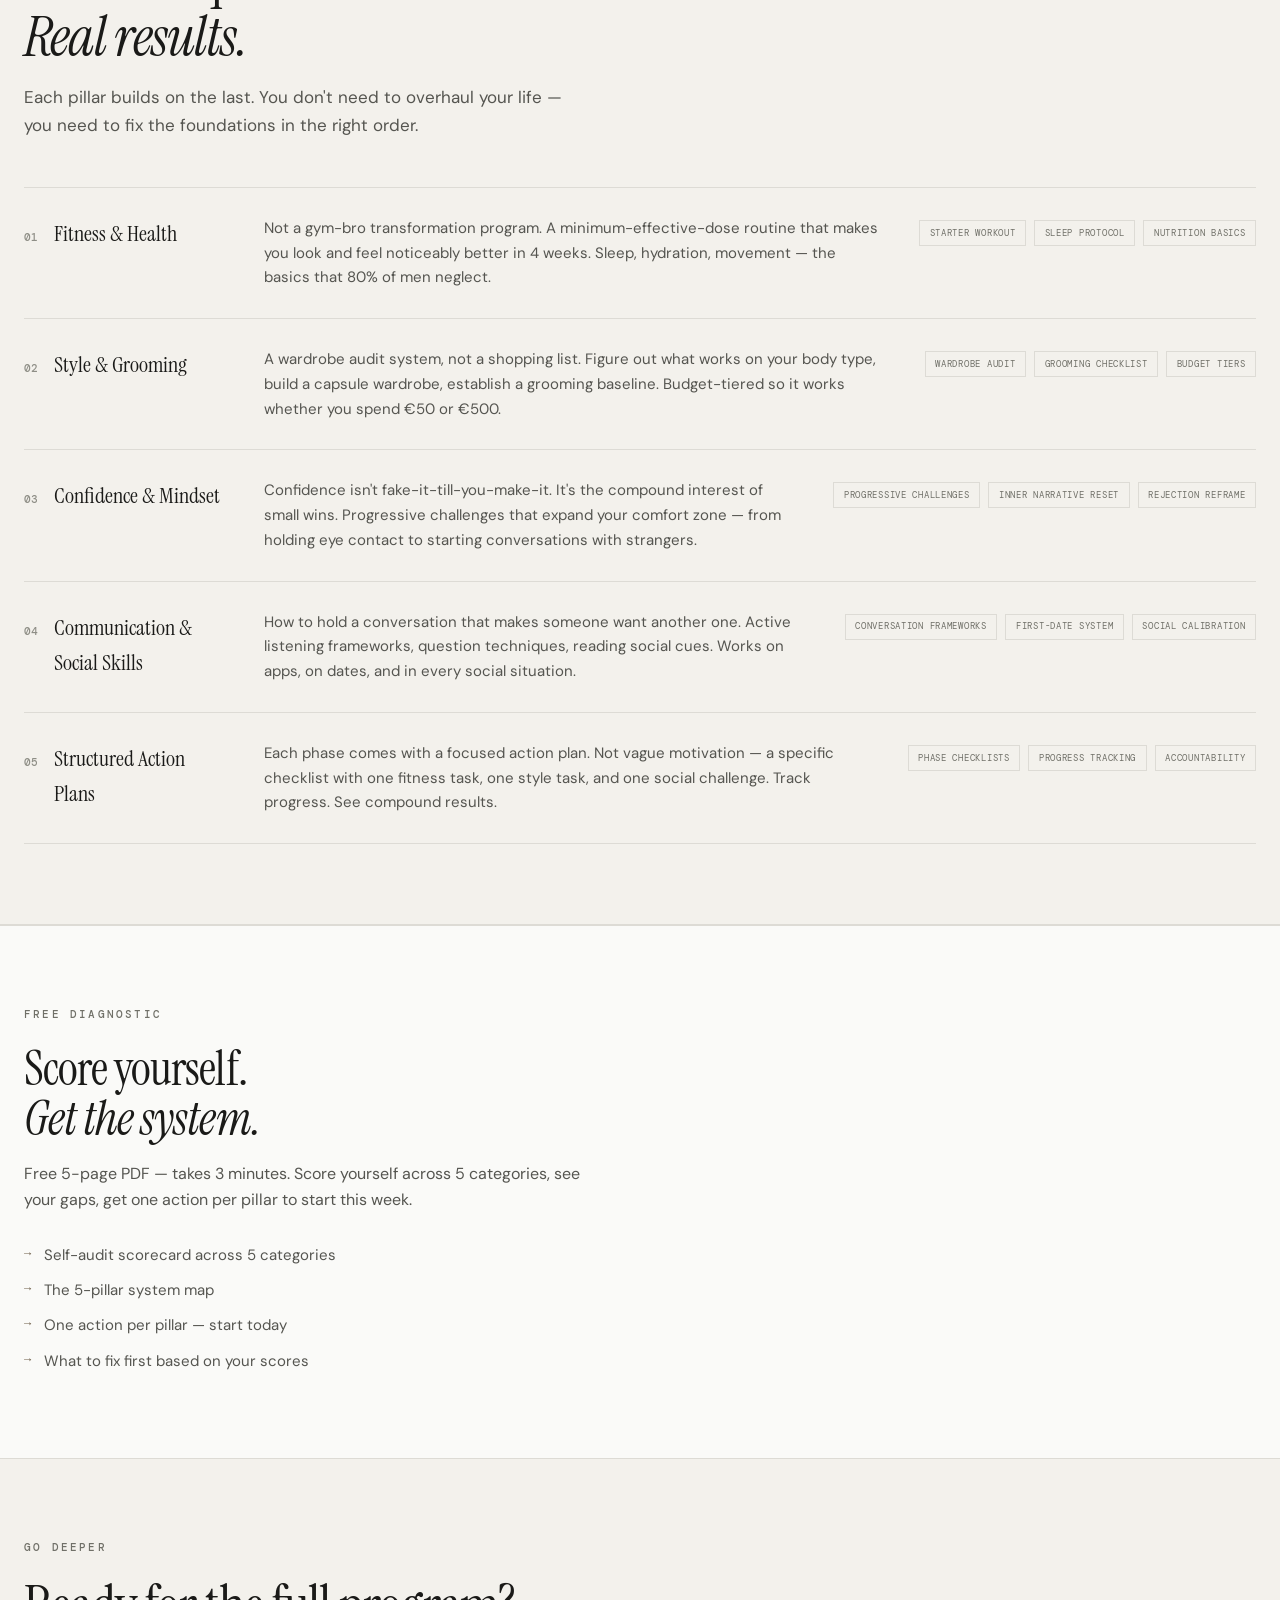
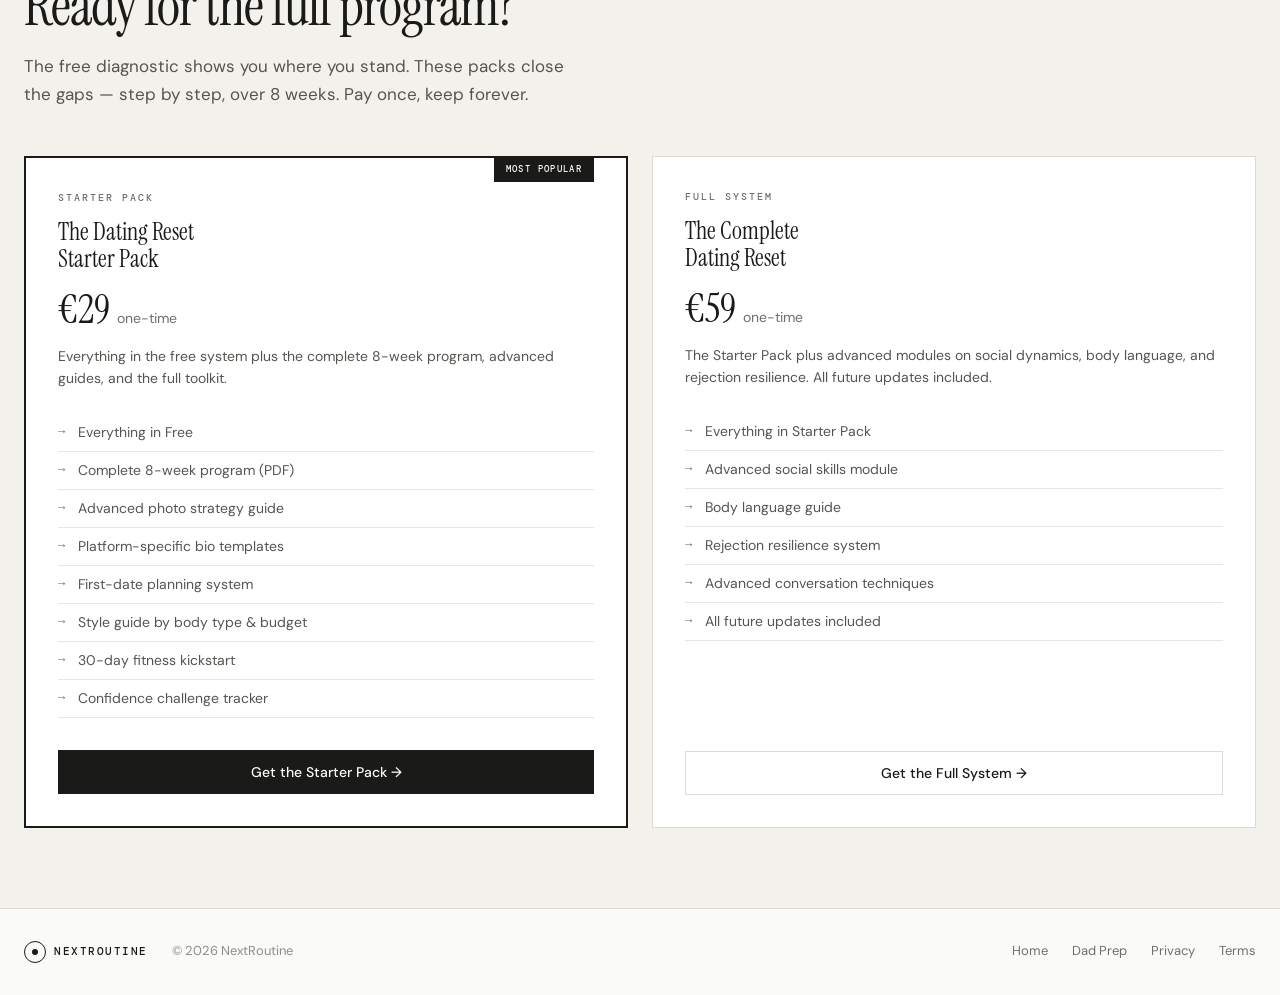
<file: index_old.html>
<!DOCTYPE html>
<html lang="en">
<head>
<meta charset="UTF-8">
<meta name="viewport" content="width=device-width, initial-scale=1.0">
<meta name="theme-color" content="#FAFAF8">
<title>Dating Reset for Men — Fitness, Style, Confidence & Dating Improvement | NextRoutine</title>
<meta name="description" content="Stop paying dating apps. Dating Reset is a step-by-step self-improvement system for men — fitness routines, style guides, confidence building, and conversation frameworks. Not pickup tricks. Real foundations. Free to start.">
<link rel="canonical" href="https://dateable.nextroutine.com/">
<meta property="og:title" content="Dating Reset — Become More Dateable Through Real Self-Improvement">
<meta property="og:description" content="A step-by-step system that fixes what dating apps can't — fitness, style, confidence, and conversation. For men who want real results, not algorithm hacks.">
<meta property="og:type" content="website">
<meta property="og:url" content="https://dateable.nextroutine.com/">
<meta property="og:site_name" content="NextRoutine">
<meta property="og:image" content="https://dateable.nextroutine.com/assets/og-image.png">
<meta name="twitter:card" content="summary_large_image">
<meta name="twitter:title" content="Dating Reset — Fitness, Style, Confidence & Dating Improvement for Men">
<meta name="twitter:description" content="A step-by-step self-improvement system for single men. Not pickup tricks. Real foundations. Free to start.">
<meta name="twitter:image" content="https://dateable.nextroutine.com/assets/og-image.png">
<script type="application/ld+json">
{"@context":"https://schema.org","@type":"WebSite","name":"Dating Reset by NextRoutine","url":"https://dateable.nextroutine.com/","description":"A step-by-step self-improvement system for men covering fitness, style, confidence, and social skills to become more dateable."}
</script>
<script type="application/ld+json">
{"@context":"https://schema.org","@type":"Product","name":"Dating Reset Starter Pack","description":"Complete 8-week self-improvement program for men. Includes fitness routines, style guides, confidence challenges, conversation frameworks, and first-date planning system.","brand":{"@type":"Brand","name":"NextRoutine"},"offers":[{"@type":"Offer","name":"Free System","price":"0","priceCurrency":"EUR","url":"https://dateable.nextroutine.com/#packs"},{"@type":"Offer","name":"Starter Pack","price":"29","priceCurrency":"EUR","url":"https://dateable.nextroutine.com/#packs"},{"@type":"Offer","name":"Complete Dating Reset","price":"59","priceCurrency":"EUR","url":"https://dateable.nextroutine.com/#packs"}]}
</script>
<link rel="preconnect" href="https://fonts.googleapis.com">
<link rel="preconnect" href="https://fonts.gstatic.com" crossorigin>
<link href="https://fonts.googleapis.com/css2?family=Instrument+Serif:ital@0;1&family=DM+Sans:ital,wght@0,400;0,500;0,600;1,400&family=DM+Mono:wght@400;500&display=swap" rel="stylesheet">
<link rel="icon" href="/assets/favicon.svg" type="image/svg+xml">
<link rel="stylesheet" href="/css/style.css">
</head>
<body>

<!-- NAVIGATION -->
<header class="nav" id="nav">
<div class="nav-inner">
  <a href="https://nextroutine.com" class="nav-brand" aria-label="NextRoutine home">
    <div class="nav-logo"><div class="nav-logo-dot"></div></div>
    <span class="nav-wordmark">NextRoutine</span>
  </a>
  <nav class="nav-links">
    <a href="#problem" class="nav-link">The Problem</a>
    <a href="#system" class="nav-link">The System</a>
    <a href="#packs" class="nav-link">Packs &amp; Pricing</a>
  </nav>
  <div class="nav-actions">
    <a href="#packs" class="btn btn-primary btn-sm">See Packs <span class="btn-arr">→</span></a>
    <button class="nav-hamburger" id="nav-toggle" aria-label="Menu" aria-expanded="false">
      <span></span><span></span>
    </button>
  </div>
</div>
</header>

<!-- MOBILE NAV -->
<div class="nav-mobile" id="nav-mobile">
  <a href="#problem" class="nav-mobile-link">The Problem</a>
  <a href="#system" class="nav-mobile-link">The System</a>
  <a href="#packs" class="nav-mobile-link">Packs &amp; Pricing</a>
  <a href="#packs" class="btn btn-primary btn-full" style="margin-top:1rem;">See Packs →</a>
</div>

<!-- HERO -->
<main>
<section class="hero">
<div class="container">
  <div class="hero-inner">
    <div class="hero-eyebrow fade-in">System 02 · Dating Reset</div>
    <h1 class="hero-headline fade-in fade-in-d1">The dating app<br>isn't broken.<br><em>Your foundations are.</em></h1>
    <div class="hero-bottom fade-in fade-in-d2">
      <p class="hero-desc">Men don't fail on dating apps because of bad photos. They fail because fitness, style, confidence, and conversation were never treated as systems. This fixes that. Not pickup tricks. Not AI shortcuts. Real foundations, built in sequence.</p>
      <a href="#packs" class="btn btn-primary btn-lg">See the system <span class="btn-arr">→</span></a>
    </div>
  </div>
</div>
</section>

<!-- THE PROBLEM -->
<section class="problem" id="problem">
<div class="container">
  <div class="problem-grid">
    <div class="problem-left fade-in">
      <span class="section-tag">The reality</span>
      <h2 class="section-title">The algorithm is<br>designed to take<br>your money.</h2>
    </div>
    <div class="problem-right fade-in fade-in-d1">
      <div class="stat-card">
        <div class="stat-number">5%</div>
        <div class="stat-label">Average male match rate on dating apps. Women get 44%. The platform profits from your frustration.</div>
      </div>
      <div class="stat-card">
        <div class="stat-number">51%</div>
        <div class="stat-label">of American men had zero dates in 2025. This isn't personal failure — it's structural.</div>
      </div>
      <div class="stat-card">
        <div class="stat-number">€30</div>
        <div class="stat-label">per month spent on premium features that "boost visibility" — temporary fixes for a permanent problem.</div>
      </div>
    </div>
  </div>
  <div class="problem-insight fade-in">
    <p><strong>The fix isn't a better profile.</strong> It's becoming someone whose profile writes itself — because the life behind it is actually worth showing.</p>
  </div>
</div>
</section>

<!-- THE SYSTEM -->
<section class="system" id="system">
<div class="container">
  <span class="section-tag fade-in">The system</span>
  <h2 class="section-title fade-in">Five foundations.<br>Built in sequence.<br><em>Real results.</em></h2>
  <p class="section-desc fade-in">Each pillar builds on the last. You don't need to overhaul your life — you need to fix the foundations in the right order.</p>

  <div class="pillars">

    <div class="pillar fade-in">
      <div class="pillar-header">
        <span class="pillar-num">01</span>
        <h3 class="pillar-title">Fitness &amp; Health</h3>
      </div>
      <div class="pillar-body">
        <p>Not a gym-bro transformation program. A minimum-effective-dose routine that makes you look and feel noticeably better in 4 weeks. Sleep, hydration, movement — the basics that 80% of men neglect.</p>
      </div>
      <div class="pillar-tags">
        <span class="pillar-tag">Starter workout</span>
        <span class="pillar-tag">Sleep protocol</span>
        <span class="pillar-tag">Nutrition basics</span>
      </div>
    </div>

    <div class="pillar fade-in">
      <div class="pillar-header">
        <span class="pillar-num">02</span>
        <h3 class="pillar-title">Style &amp; Grooming</h3>
      </div>
      <div class="pillar-body">
        <p>A wardrobe audit system, not a shopping list. Figure out what works on your body type, build a capsule wardrobe, establish a grooming baseline. Budget-tiered so it works whether you spend €50 or €500.</p>
      </div>
      <div class="pillar-tags">
        <span class="pillar-tag">Wardrobe audit</span>
        <span class="pillar-tag">Grooming checklist</span>
        <span class="pillar-tag">Budget tiers</span>
      </div>
    </div>

    <div class="pillar fade-in">
      <div class="pillar-header">
        <span class="pillar-num">03</span>
        <h3 class="pillar-title">Confidence &amp; Mindset</h3>
      </div>
      <div class="pillar-body">
        <p>Confidence isn't fake-it-till-you-make-it. It's the compound interest of small wins. Progressive challenges that expand your comfort zone — from holding eye contact to starting conversations with strangers.</p>
      </div>
      <div class="pillar-tags">
        <span class="pillar-tag">Progressive challenges</span>
        <span class="pillar-tag">Inner narrative reset</span>
        <span class="pillar-tag">Rejection reframe</span>
      </div>
    </div>

    <div class="pillar fade-in">
      <div class="pillar-header">
        <span class="pillar-num">04</span>
        <h3 class="pillar-title">Communication &amp; Social Skills</h3>
      </div>
      <div class="pillar-body">
        <p>How to hold a conversation that makes someone want another one. Active listening frameworks, question techniques, reading social cues. Works on apps, on dates, and in every social situation.</p>
      </div>
      <div class="pillar-tags">
        <span class="pillar-tag">Conversation frameworks</span>
        <span class="pillar-tag">First-date system</span>
        <span class="pillar-tag">Social calibration</span>
      </div>
    </div>

    <div class="pillar fade-in">
      <div class="pillar-header">
        <span class="pillar-num">05</span>
        <h3 class="pillar-title">Structured Action Plans</h3>
      </div>
      <div class="pillar-body">
        <p>Each phase comes with a focused action plan. Not vague motivation — a specific checklist with one fitness task, one style task, and one social challenge. Track progress. See compound results.</p>
      </div>
      <div class="pillar-tags">
        <span class="pillar-tag">Phase checklists</span>
        <span class="pillar-tag">Progress tracking</span>
        <span class="pillar-tag">Accountability</span>
      </div>
    </div>

  </div>
</div>
</section>

<!-- FREE SIGNUP -->
<section class="signup" id="packs">
<div class="container">
  <div class="signup-inner fade-in">
    <div class="signup-content">
      <span class="section-tag">Free diagnostic</span>
      <h2 class="signup-title">Score yourself.<br><em>Get the system.</em></h2>
      <p class="signup-desc">Free 5-page PDF — takes 3 minutes. Score yourself across 5 categories, see your gaps, get one action per pillar to start this week.</p>
      <ul class="signup-includes">
        <li>Self-audit scorecard across 5 categories</li>
        <li>The 5-pillar system map</li>
        <li>One action per pillar — start today</li>
        <li>What to fix first based on your scores</li>
      </ul>
    </div>
    <div class="signup-form">
      <script async src="https://subscribe-forms.beehiiv.com/v3/loader.js" data-beehiiv-form="893d8c2c-46ea-4ead-b5d9-e0a78026db77"></script>
    </div>
  </div>
</div>
</section>

<!-- PACKS -->
<section class="packs">
<div class="container">
  <span class="section-tag fade-in">Go deeper</span>
  <h2 class="section-title fade-in">Ready for the full program?</h2>
  <p class="section-desc fade-in">The free diagnostic shows you where you stand. These packs close the gaps — step by step, over 8 weeks. Pay once, keep forever.</p>

  <div class="packs-grid packs-grid-two">

    <!-- STARTER PACK — featured -->
    <div class="pack-card pack-card-featured fade-in">
      <div class="pack-badge">Most Popular</div>
      <div class="pack-tier">Starter Pack</div>
      <h3 class="pack-name">The Dating Reset<br>Starter Pack</h3>
      <div class="pack-price">€29 <span class="pack-price-note">one-time</span></div>
      <p class="pack-desc">Everything in the free system plus the complete 8-week program, advanced guides, and the full toolkit.</p>
      <ul class="pack-includes">
        <li>Everything in Free</li>
        <li>Complete 8-week program (PDF)</li>
        <li>Advanced photo strategy guide</li>
        <li>Platform-specific bio templates</li>
        <li>First-date planning system</li>
        <li>Style guide by body type &amp; budget</li>
        <li>30-day fitness kickstart</li>
        <li>Confidence challenge tracker</li>
      </ul>
      <!-- TODO: Replace # with your Stripe Payment Link for Starter Pack -->
      <a href="#" class="btn btn-primary btn-full">Get the Starter Pack →</a>
    </div>

    <!-- FULL SYSTEM -->
    <div class="pack-card fade-in fade-in-d1">
      <div class="pack-tier">Full System</div>
      <h3 class="pack-name">The Complete<br>Dating Reset</h3>
      <div class="pack-price">€59 <span class="pack-price-note">one-time</span></div>
      <p class="pack-desc">The Starter Pack plus advanced modules on social dynamics, body language, and rejection resilience. All future updates included.</p>
      <ul class="pack-includes">
        <li>Everything in Starter Pack</li>
        <li>Advanced social skills module</li>
        <li>Body language guide</li>
        <li>Rejection resilience system</li>
        <li>Advanced conversation techniques</li>
        <li>All future updates included</li>
      </ul>
      <!-- TODO: Replace # with your Stripe Payment Link for Complete Pack -->
      <a href="#" class="btn btn-outline btn-full">Get the Full System →</a>
    </div>

  </div>
</div>
</section>

</main>

<!-- FOOTER -->
<footer class="footer">
<div class="container">
  <div class="footer-inner">
    <div class="footer-left">
      <a href="https://nextroutine.com" class="footer-brand" aria-label="NextRoutine home">
        <div class="nav-logo" style="width:22px;height:22px;border-width:1.5px;"><div class="nav-logo-dot" style="width:6px;height:6px;"></div></div>
        <span class="nav-wordmark" style="font-size:0.6875rem;">NextRoutine</span>
      </a>
      <span class="footer-copy">© 2026 NextRoutine</span>
    </div>
    <div class="footer-links">
      <a href="https://nextroutine.com" class="footer-link">Home</a>
      <a href="https://dad.nextroutine.com" class="footer-link">Dad Prep</a>
      <a href="/privacy" class="footer-link">Privacy</a>
      <a href="/terms" class="footer-link">Terms</a>
    </div>
  </div>
</div>
</footer>

<script src="/js/main.js"></script>
</body>
</html>
</file>
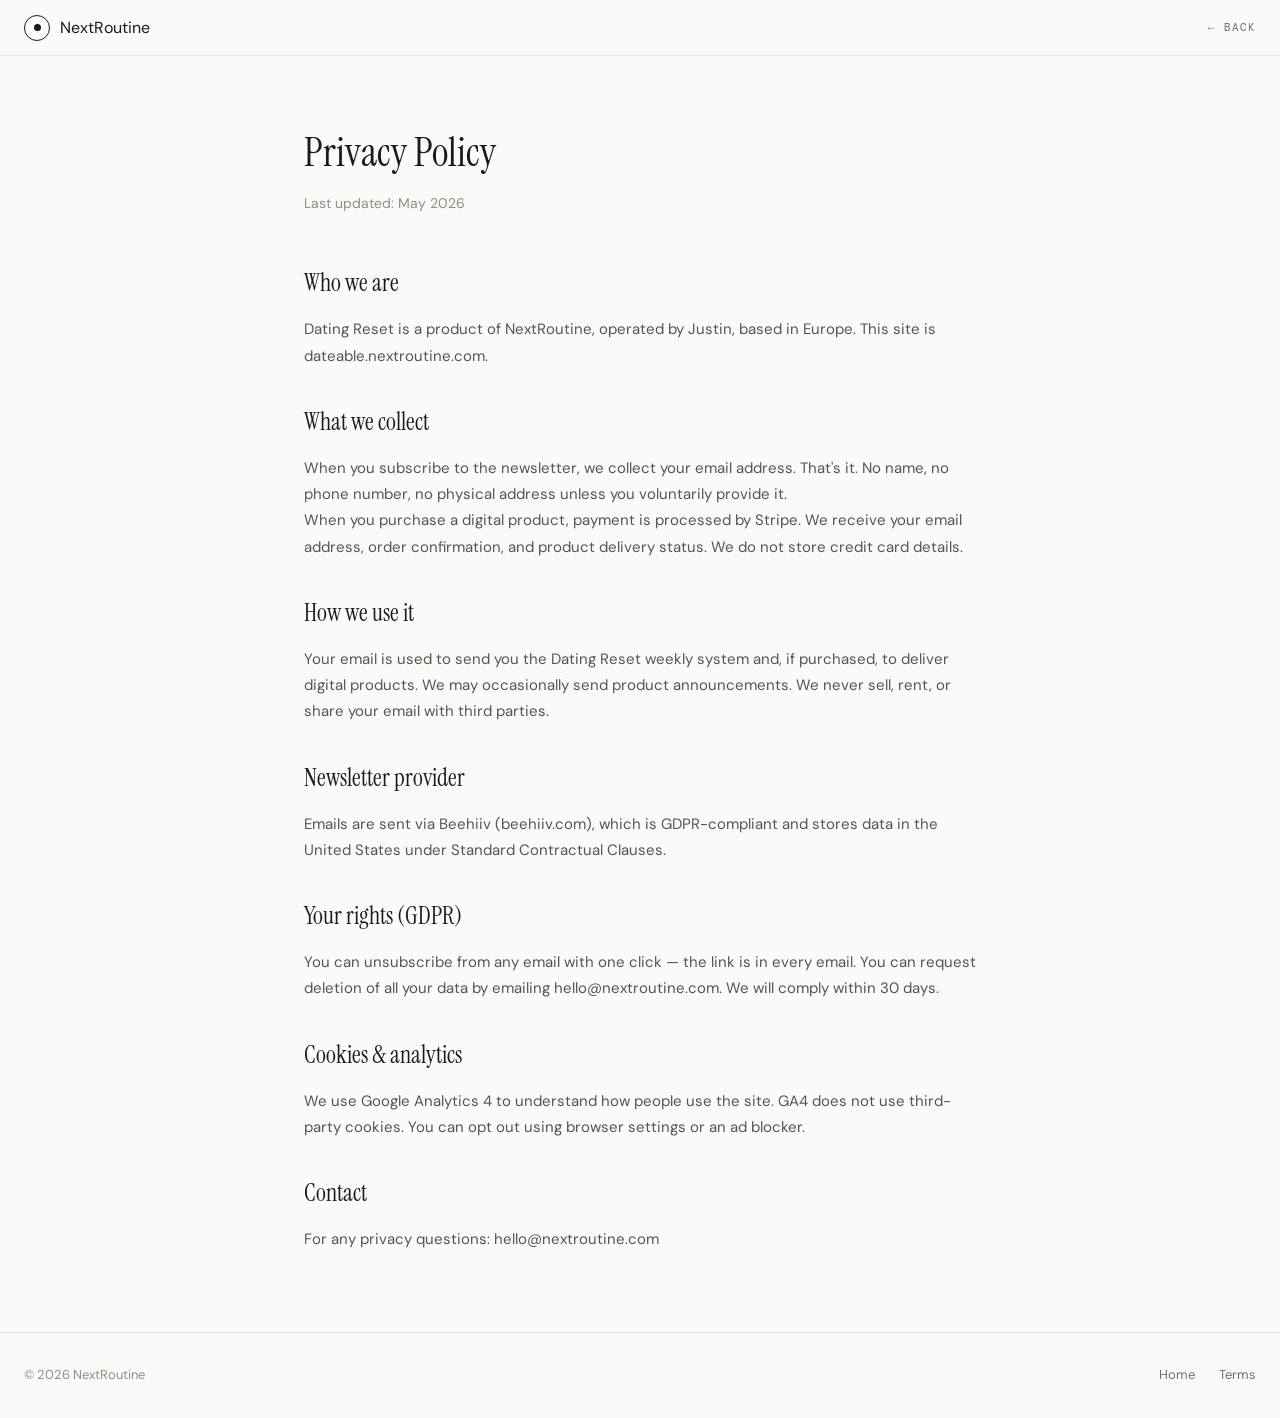
<file: privacy.html>
<!DOCTYPE html>
<html lang="en">
<head>
<meta charset="UTF-8">
<meta name="viewport" content="width=device-width, initial-scale=1.0">
<title>Privacy Policy — Dating Reset by NextRoutine</title>
<meta name="description" content="Privacy policy for dateable.nextroutine.com. GDPR-compliant. Your data is never sold.">
<link rel="preconnect" href="https://fonts.googleapis.com">
<link rel="preconnect" href="https://fonts.gstatic.com" crossorigin>
<link href="https://fonts.googleapis.com/css2?family=Instrument+Serif:ital@0;1&family=DM+Sans:wght@400;500;600&family=DM+Mono:wght@400;500&display=swap" rel="stylesheet">
<link rel="stylesheet" href="/css/style.css">
<!-- Google tag (gtag.js) -->
<script async src="https://www.googletagmanager.com/gtag/js?id=G-KPB4EFM8QX"></script>
<script>
  window.dataLayer = window.dataLayer || [];
  function gtag(){dataLayer.push(arguments);}
  gtag('js', new Date());
  gtag('config', 'G-KPB4EFM8QX');
</script>
</head>
<body>

<header class="nav">
<div class="nav-inner">
  <a href="/" class="nav-brand">
    <div class="nav-logo"><div class="nav-logo-dot"></div></div>
    <span class="nav-brand-text">NextRoutine</span>
  </a>
  <div class="nav-actions">
    <a href="/" class="nav-link">← Back</a>
  </div>
</div>
</header>

<main style="padding:120px 0 80px;">
<div class="container" style="max-width:720px;">
  <h1 style="font-family:var(--font-display);font-size:2.5rem;font-weight:400;margin-bottom:0.5rem;">Privacy Policy</h1>
  <p style="color:var(--text-muted);margin-bottom:3rem;font-size:0.875rem;">Last updated: May 2026</p>

  <div style="font-size:0.9375rem;line-height:1.75;color:var(--text-secondary);">
    <h2 style="font-family:var(--font-display);font-size:1.5rem;font-weight:400;color:var(--text);margin:2rem 0 0.75rem;">Who we are</h2>
    <p>Dating Reset is a product of NextRoutine, operated by Justin, based in Europe. This site is dateable.nextroutine.com.</p>

    <h2 style="font-family:var(--font-display);font-size:1.5rem;font-weight:400;color:var(--text);margin:2rem 0 0.75rem;">What we collect</h2>
    <p>When you subscribe to the newsletter, we collect your email address. That's it. No name, no phone number, no physical address unless you voluntarily provide it.</p>
    <p>When you purchase a digital product, payment is processed by Stripe. We receive your email address, order confirmation, and product delivery status. We do not store credit card details.</p>

    <h2 style="font-family:var(--font-display);font-size:1.5rem;font-weight:400;color:var(--text);margin:2rem 0 0.75rem;">How we use it</h2>
    <p>Your email is used to send you the Dating Reset weekly system and, if purchased, to deliver digital products. We may occasionally send product announcements. We never sell, rent, or share your email with third parties.</p>

    <h2 style="font-family:var(--font-display);font-size:1.5rem;font-weight:400;color:var(--text);margin:2rem 0 0.75rem;">Newsletter provider</h2>
    <p>Emails are sent via Beehiiv (beehiiv.com), which is GDPR-compliant and stores data in the United States under Standard Contractual Clauses.</p>

    <h2 style="font-family:var(--font-display);font-size:1.5rem;font-weight:400;color:var(--text);margin:2rem 0 0.75rem;">Your rights (GDPR)</h2>
    <p>You can unsubscribe from any email with one click — the link is in every email. You can request deletion of all your data by emailing hello@nextroutine.com. We will comply within 30 days.</p>

    <h2 style="font-family:var(--font-display);font-size:1.5rem;font-weight:400;color:var(--text);margin:2rem 0 0.75rem;">Cookies &amp; analytics</h2>
    <p>We use Google Analytics 4 to understand how people use the site. GA4 does not use third-party cookies. You can opt out using browser settings or an ad blocker.</p>

    <h2 style="font-family:var(--font-display);font-size:1.5rem;font-weight:400;color:var(--text);margin:2rem 0 0.75rem;">Contact</h2>
    <p>For any privacy questions: hello@nextroutine.com</p>
  </div>
</div>
</main>

<footer class="footer">
<div class="container">
  <div class="footer-inner">
    <span class="footer-copy">© 2026 NextRoutine</span>
    <div class="footer-links">
      <a href="/" class="footer-link">Home</a>
      <a href="/terms" class="footer-link">Terms</a>
    </div>
  </div>
</div>
</footer>

</body>
</html>
</file>
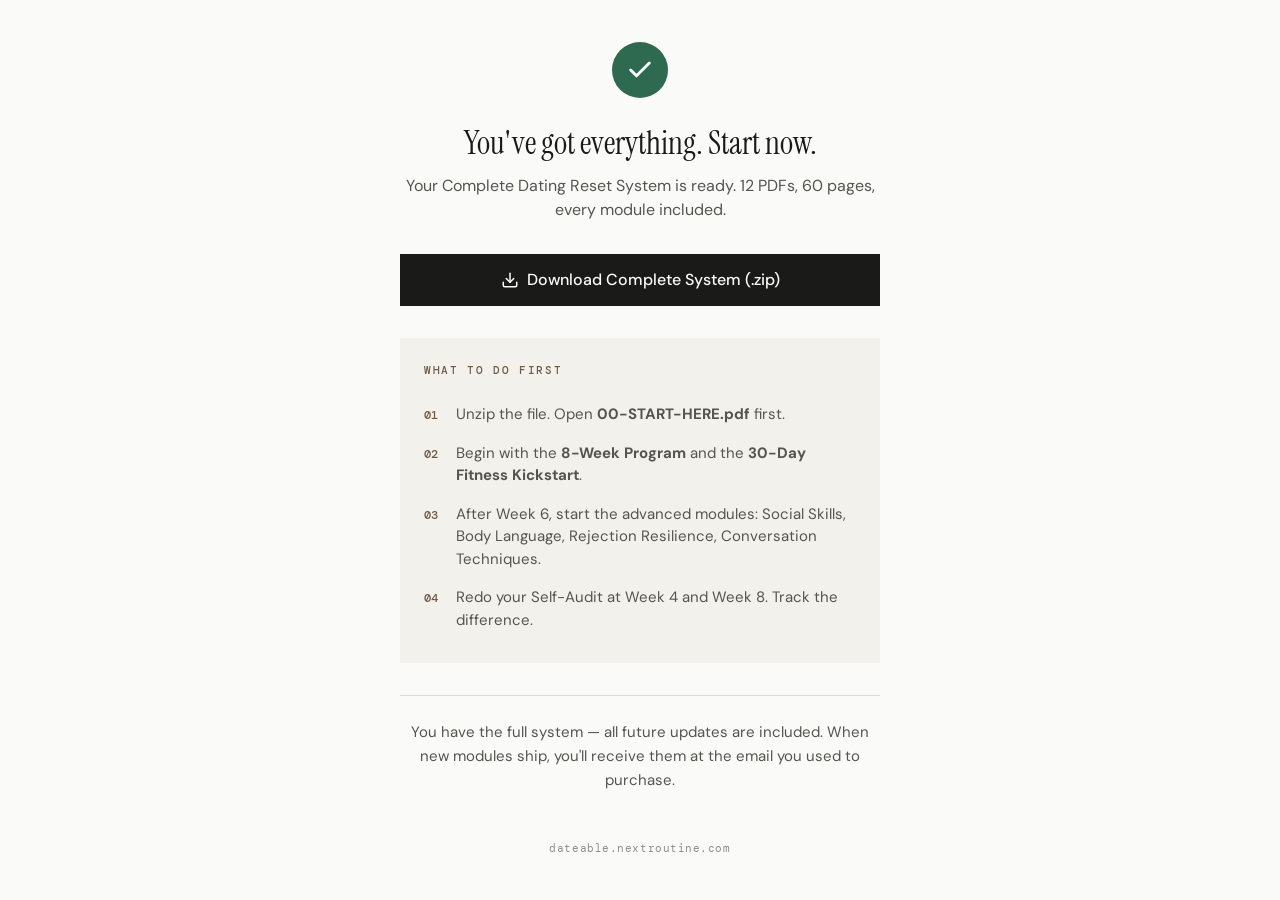
<file: success-complete.html>
<!DOCTYPE html>
<html lang="en">
<head>
<meta charset="UTF-8">
<meta name="viewport" content="width=device-width, initial-scale=1.0">
<meta name="robots" content="noindex, nofollow">
<title>You're in — Dating Reset Complete System</title>
<link rel="preconnect" href="https://fonts.googleapis.com">
<link rel="preconnect" href="https://fonts.gstatic.com" crossorigin>
<link href="https://fonts.googleapis.com/css2?family=Instrument+Serif:ital@0;1&family=DM+Sans:ital,wght@0,400;0,500;0,600;1,400&family=DM+Mono:wght@400;500&display=swap" rel="stylesheet">
<link rel="icon" href="/assets/favicon.svg" type="image/svg+xml">
<style>
:root {
  --bg: #FAFAF8;
  --bg-warm: #F3F1EC;
  --text: #1A1A18;
  --text-secondary: #555550;
  --text-muted: #8E8E86;
  --accent: #6B5B45;
  --border: #DDDBD5;
}
*, *::before, *::after { box-sizing: border-box; }
* { margin: 0; padding: 0; }
body {
  font-family: 'DM Sans', system-ui, -apple-system, sans-serif;
  font-size: 16px;
  line-height: 1.6;
  color: var(--text);
  background: var(--bg);
  min-height: 100vh;
  display: flex;
  flex-direction: column;
  align-items: center;
  justify-content: center;
  padding: 2rem 1.5rem;
  -webkit-font-smoothing: antialiased;
}
.card { max-width: 480px; width: 100%; text-align: center; }
.check {
  width: 56px; height: 56px; border-radius: 50%;
  background: #2D6A4F;
  display: flex; align-items: center; justify-content: center;
  margin: 0 auto 1.75rem;
}
.check svg { width: 28px; height: 28px; }
.title {
  font-family: 'Instrument Serif', Georgia, serif;
  font-size: 2rem; font-weight: 400; line-height: 1.1;
  margin-bottom: 0.75rem;
}
.subtitle {
  font-size: 1rem; color: var(--text-secondary);
  margin-bottom: 2rem; line-height: 1.5;
}
.download-btn {
  display: inline-flex; align-items: center; justify-content: center; gap: 0.5rem;
  width: 100%; height: 52px;
  background: var(--text); color: var(--bg);
  font-family: 'DM Sans', sans-serif; font-size: 1rem; font-weight: 500;
  border: none; cursor: pointer; text-decoration: none;
  transition: background 200ms, transform 200ms;
}
.download-btn:hover { background: #333330; transform: translateY(-1px); }
.download-btn svg { width: 18px; height: 18px; }
.steps {
  text-align: left; background: var(--bg-warm);
  padding: 1.5rem; margin: 2rem 0;
}
.steps-title {
  font-family: 'DM Mono', monospace;
  font-size: 0.6875rem; font-weight: 500;
  letter-spacing: 0.15em; text-transform: uppercase;
  color: var(--accent); margin-bottom: 1rem;
}
.step { display: flex; gap: 0.75rem; align-items: baseline; padding: 0.5rem 0; }
.step-num {
  font-family: 'DM Mono', monospace;
  font-size: 0.75rem; font-weight: 500;
  color: var(--accent); min-width: 1.25rem;
}
.step-text { font-size: 0.9375rem; color: var(--text-secondary); line-height: 1.5; }
.closing {
  font-size: 0.9375rem; color: var(--text-secondary);
  line-height: 1.6; margin-top: 1.5rem;
  padding-top: 1.5rem;
  border-top: 1px solid var(--border);
}
.footer {
  margin-top: 3rem;
  font-family: 'DM Mono', monospace;
  font-size: 0.6875rem; color: var(--text-muted);
  letter-spacing: 0.05em;
}
.footer a { color: var(--text-muted); text-decoration: none; }
.footer a:hover { color: var(--text-secondary); }
</style>
<!-- Meta Pixel Code -->
<script>
!function(f,b,e,v,n,t,s)
{if(f.fbq)return;n=f.fbq=function(){n.callMethod?
n.callMethod.apply(n,arguments):n.queue.push(arguments)};
if(!f._fbq)f._fbq=n;n.push=n;n.loaded=!0;n.version='2.0';
n.queue=[];t=b.createElement(e);t.async=!0;
t.src=v;s=b.getElementsByTagName(e)[0];
s.parentNode.insertBefore(t,s)}(window, document,'script',
'https://connect.facebook.net/en_US/fbevents.js');
fbq('init', '1006173865231321');
fbq('track', 'PageView');
fbq('track', 'Purchase', {value: 59.00, currency: 'EUR'});
</script>
<noscript><img height="1" width="1" style="display:none"
src="https://www.facebook.com/tr?id=1006173865231321&ev=PageView&noscript=1"
/></noscript>
<!-- End Meta Pixel Code -->
<!-- Google tag (gtag.js) -->
<script async src="https://www.googletagmanager.com/gtag/js?id=G-KPB4EFM8QX"></script>
<script>
  window.dataLayer = window.dataLayer || [];
  function gtag(){dataLayer.push(arguments);}
  gtag('js', new Date());
  gtag('config', 'G-KPB4EFM8QX');
</script>
</head>
<body>

<div class="card">

  <div class="check">
    <svg viewBox="0 0 24 24" fill="none" stroke="#FAFAF8" stroke-width="2.5" stroke-linecap="round" stroke-linejoin="round">
      <polyline points="20 6 9 17 4 12"></polyline>
    </svg>
  </div>

  <h1 class="title">You've got everything. Start now.</h1>
  <p class="subtitle">Your Complete Dating Reset System is ready. 12 PDFs, 60 pages, every module included.</p>

  <a href="/downloads/Dating-Reset-Complete-System.zip" download="Dating-Reset-Complete-System.zip" class="download-btn">
    <svg viewBox="0 0 24 24" fill="none" stroke="currentColor" stroke-width="2" stroke-linecap="round" stroke-linejoin="round">
      <path d="M21 15v4a2 2 0 0 1-2 2H5a2 2 0 0 1-2-2v-4"></path>
      <polyline points="7 10 12 15 17 10"></polyline>
      <line x1="12" y1="15" x2="12" y2="3"></line>
    </svg>
    Download Complete System (.zip)
  </a>

  <div class="steps">
    <div class="steps-title">What to do first</div>
    <div class="step">
      <span class="step-num">01</span>
      <span class="step-text">Unzip the file. Open <strong>00-START-HERE.pdf</strong> first.</span>
    </div>
    <div class="step">
      <span class="step-num">02</span>
      <span class="step-text">Begin with the <strong>8-Week Program</strong> and the <strong>30-Day Fitness Kickstart</strong>.</span>
    </div>
    <div class="step">
      <span class="step-num">03</span>
      <span class="step-text">After Week 6, start the advanced modules: Social Skills, Body Language, Rejection Resilience, Conversation Techniques.</span>
    </div>
    <div class="step">
      <span class="step-num">04</span>
      <span class="step-text">Redo your Self-Audit at Week 4 and Week 8. Track the difference.</span>
    </div>
  </div>

  <p class="closing">You have the full system — all future updates are included. When new modules ship, you'll receive them at the email you used to purchase.</p>

</div>

<div class="footer">
  <a href="https://dateable.nextroutine.com">dateable.nextroutine.com</a>
</div>

</body>
</html>
</file>
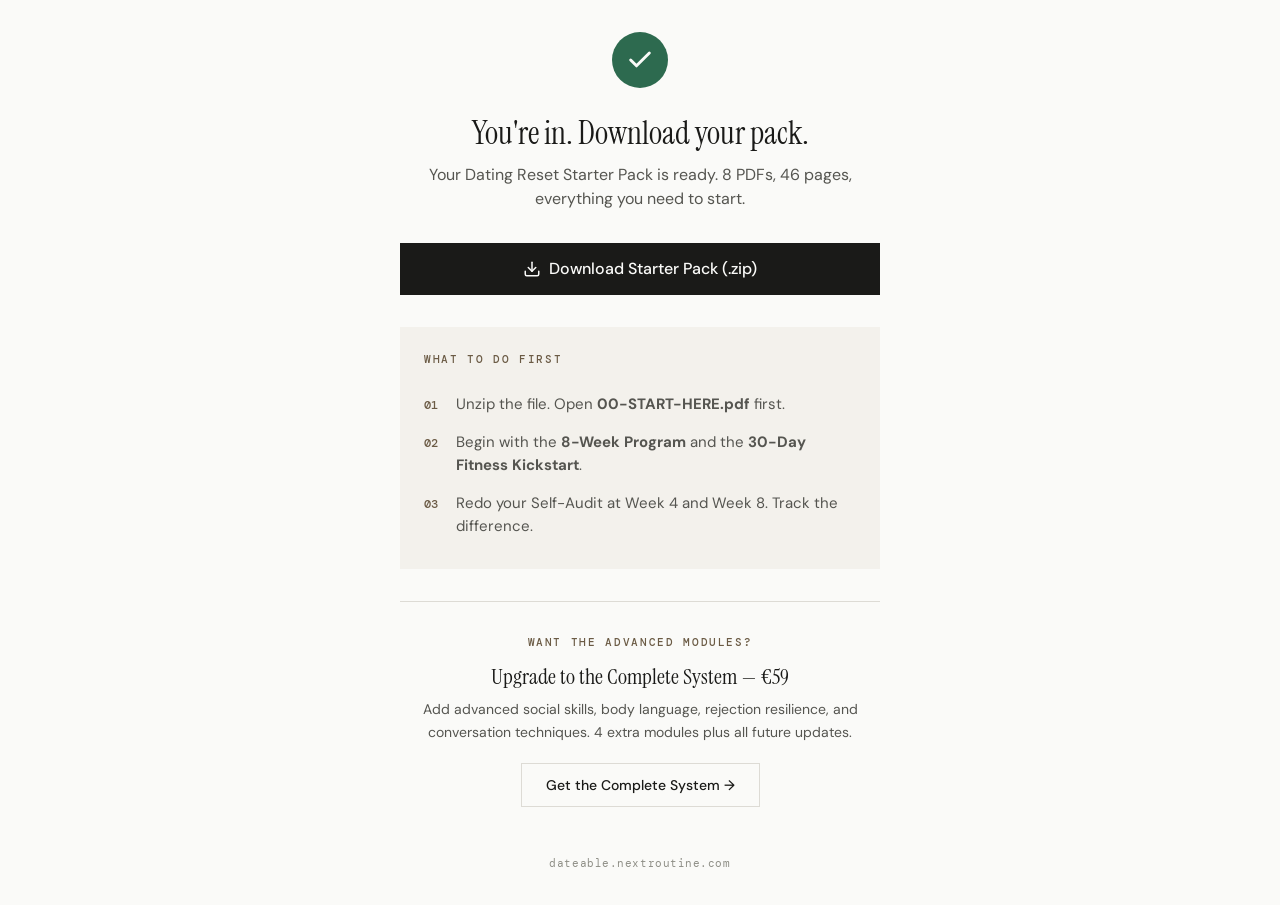
<file: success-starter.html>
<!DOCTYPE html>
<html lang="en">
<head>
<meta charset="UTF-8">
<meta name="viewport" content="width=device-width, initial-scale=1.0">
<meta name="robots" content="noindex, nofollow">
<title>You're in — Dating Reset Starter Pack</title>
<link rel="preconnect" href="https://fonts.googleapis.com">
<link rel="preconnect" href="https://fonts.gstatic.com" crossorigin>
<link href="https://fonts.googleapis.com/css2?family=Instrument+Serif:ital@0;1&family=DM+Sans:ital,wght@0,400;0,500;0,600;1,400&family=DM+Mono:wght@400;500&display=swap" rel="stylesheet">
<link rel="icon" href="/assets/favicon.svg" type="image/svg+xml">
<style>
:root {
  --bg: #FAFAF8;
  --bg-warm: #F3F1EC;
  --text: #1A1A18;
  --text-secondary: #555550;
  --text-muted: #8E8E86;
  --accent: #6B5B45;
  --border: #DDDBD5;
}
*, *::before, *::after { box-sizing: border-box; }
* { margin: 0; padding: 0; }
body {
  font-family: 'DM Sans', system-ui, -apple-system, sans-serif;
  font-size: 16px;
  line-height: 1.6;
  color: var(--text);
  background: var(--bg);
  min-height: 100vh;
  display: flex;
  flex-direction: column;
  align-items: center;
  justify-content: center;
  padding: 2rem 1.5rem;
  -webkit-font-smoothing: antialiased;
}
.card { max-width: 480px; width: 100%; text-align: center; }
.check {
  width: 56px; height: 56px; border-radius: 50%;
  background: #2D6A4F;
  display: flex; align-items: center; justify-content: center;
  margin: 0 auto 1.75rem;
}
.check svg { width: 28px; height: 28px; }
.title {
  font-family: 'Instrument Serif', Georgia, serif;
  font-size: 2rem; font-weight: 400; line-height: 1.1;
  margin-bottom: 0.75rem;
}
.subtitle {
  font-size: 1rem; color: var(--text-secondary);
  margin-bottom: 2rem; line-height: 1.5;
}
.download-btn {
  display: inline-flex; align-items: center; justify-content: center; gap: 0.5rem;
  width: 100%; height: 52px;
  background: var(--text); color: var(--bg);
  font-family: 'DM Sans', sans-serif; font-size: 1rem; font-weight: 500;
  border: none; cursor: pointer; text-decoration: none;
  transition: background 200ms, transform 200ms;
}
.download-btn:hover { background: #333330; transform: translateY(-1px); }
.download-btn svg { width: 18px; height: 18px; }
.steps {
  text-align: left; background: var(--bg-warm);
  padding: 1.5rem; margin: 2rem 0;
}
.steps-title {
  font-family: 'DM Mono', monospace;
  font-size: 0.6875rem; font-weight: 500;
  letter-spacing: 0.15em; text-transform: uppercase;
  color: var(--accent); margin-bottom: 1rem;
}
.step { display: flex; gap: 0.75rem; align-items: baseline; padding: 0.5rem 0; }
.step-num {
  font-family: 'DM Mono', monospace;
  font-size: 0.75rem; font-weight: 500;
  color: var(--accent); min-width: 1.25rem;
}
.step-text { font-size: 0.9375rem; color: var(--text-secondary); line-height: 1.5; }
.divider { width: 100%; height: 1px; background: var(--border); margin: 0 0 2rem; }
.upsell-tag {
  font-family: 'DM Mono', monospace;
  font-size: 0.6875rem; font-weight: 500;
  letter-spacing: 0.15em; text-transform: uppercase;
  color: var(--accent); margin-bottom: 0.75rem;
}
.upsell-title {
  font-family: 'Instrument Serif', Georgia, serif;
  font-size: 1.375rem; font-weight: 400; line-height: 1.2;
  margin-bottom: 0.5rem;
}
.upsell-desc {
  font-size: 0.875rem; color: var(--text-secondary);
  line-height: 1.6; margin-bottom: 1.25rem;
}
.upsell-btn {
  display: inline-flex; align-items: center; justify-content: center;
  height: 44px; padding: 0 1.5rem;
  background: transparent; color: var(--text);
  font-family: 'DM Sans', sans-serif; font-size: 0.875rem; font-weight: 500;
  border: 1.5px solid var(--border); cursor: pointer; text-decoration: none;
  transition: border-color 200ms, background 200ms;
}
.upsell-btn:hover { border-color: var(--text); background: var(--bg-warm); }
.footer {
  margin-top: 3rem;
  font-family: 'DM Mono', monospace;
  font-size: 0.6875rem; color: var(--text-muted);
  letter-spacing: 0.05em;
}
.footer a { color: var(--text-muted); text-decoration: none; }
.footer a:hover { color: var(--text-secondary); }
</style>
<!-- Meta Pixel Code -->
<script>
!function(f,b,e,v,n,t,s)
{if(f.fbq)return;n=f.fbq=function(){n.callMethod?
n.callMethod.apply(n,arguments):n.queue.push(arguments)};
if(!f._fbq)f._fbq=n;n.push=n;n.loaded=!0;n.version='2.0';
n.queue=[];t=b.createElement(e);t.async=!0;
t.src=v;s=b.getElementsByTagName(e)[0];
s.parentNode.insertBefore(t,s)}(window, document,'script',
'https://connect.facebook.net/en_US/fbevents.js');
fbq('init', '1006173865231321');
fbq('track', 'PageView');
fbq('track', 'Purchase', {value: 29.00, currency: 'EUR'});
</script>
<noscript><img height="1" width="1" style="display:none"
src="https://www.facebook.com/tr?id=1006173865231321&ev=PageView&noscript=1"
/></noscript>
<!-- End Meta Pixel Code -->
<!-- Google tag (gtag.js) -->
<script async src="https://www.googletagmanager.com/gtag/js?id=G-KPB4EFM8QX"></script>
<script>
  window.dataLayer = window.dataLayer || [];
  function gtag(){dataLayer.push(arguments);}
  gtag('js', new Date());
  gtag('config', 'G-KPB4EFM8QX');
</script>
</head>
<body>

<div class="card">

  <div class="check">
    <svg viewBox="0 0 24 24" fill="none" stroke="#FAFAF8" stroke-width="2.5" stroke-linecap="round" stroke-linejoin="round">
      <polyline points="20 6 9 17 4 12"></polyline>
    </svg>
  </div>

  <h1 class="title">You're in. Download your pack.</h1>
  <p class="subtitle">Your Dating Reset Starter Pack is ready. 8 PDFs, 46 pages, everything you need to start.</p>

  <a href="/downloads/Dating-Reset-Starter-Pack.zip" download="Dating-Reset-Starter-Pack.zip" class="download-btn">
    <svg viewBox="0 0 24 24" fill="none" stroke="currentColor" stroke-width="2" stroke-linecap="round" stroke-linejoin="round">
      <path d="M21 15v4a2 2 0 0 1-2 2H5a2 2 0 0 1-2-2v-4"></path>
      <polyline points="7 10 12 15 17 10"></polyline>
      <line x1="12" y1="15" x2="12" y2="3"></line>
    </svg>
    Download Starter Pack (.zip)
  </a>

  <div class="steps">
    <div class="steps-title">What to do first</div>
    <div class="step">
      <span class="step-num">01</span>
      <span class="step-text">Unzip the file. Open <strong>00-START-HERE.pdf</strong> first.</span>
    </div>
    <div class="step">
      <span class="step-num">02</span>
      <span class="step-text">Begin with the <strong>8-Week Program</strong> and the <strong>30-Day Fitness Kickstart</strong>.</span>
    </div>
    <div class="step">
      <span class="step-num">03</span>
      <span class="step-text">Redo your Self-Audit at Week 4 and Week 8. Track the difference.</span>
    </div>
  </div>

  <div class="divider"></div>

  <div class="upsell-tag">Want the advanced modules?</div>
  <h2 class="upsell-title">Upgrade to the Complete System — €59</h2>
  <p class="upsell-desc">Add advanced social skills, body language, rejection resilience, and conversation techniques. 4 extra modules plus all future updates.</p>

  <a href="https://buy.stripe.com/bJe14nfmM9qf23E1Yt3cc01" class="upsell-btn">Get the Complete System →</a>

</div>

<div class="footer">
  <a href="https://dateable.nextroutine.com">dateable.nextroutine.com</a>
</div>

</body>
</html>
</file>
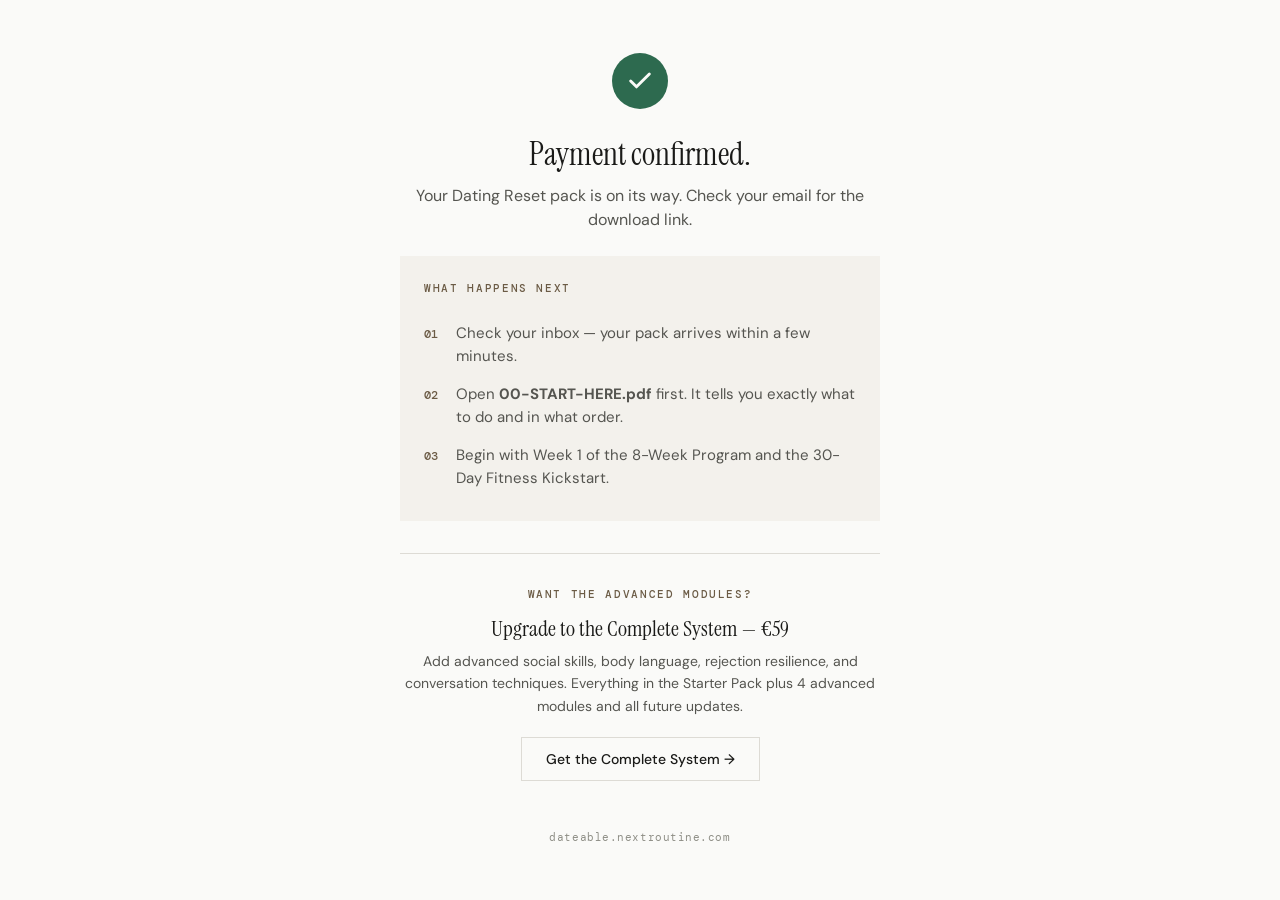
<file: success.html>
<!DOCTYPE html>
<html lang="en">
<head>
<meta charset="UTF-8">
<meta name="viewport" content="width=device-width, initial-scale=1.0">
<meta name="robots" content="noindex, nofollow">
<title>You're in — Dating Reset</title>
<link rel="preconnect" href="https://fonts.googleapis.com">
<link rel="preconnect" href="https://fonts.gstatic.com" crossorigin>
<link href="https://fonts.googleapis.com/css2?family=Instrument+Serif:ital@0;1&family=DM+Sans:ital,wght@0,400;0,500;0,600;1,400&family=DM+Mono:wght@400;500&display=swap" rel="stylesheet">
<link rel="icon" href="/assets/favicon.svg" type="image/svg+xml">
<style>
:root {
  --bg: #FAFAF8;
  --bg-warm: #F3F1EC;
  --text: #1A1A18;
  --text-secondary: #555550;
  --text-muted: #8E8E86;
  --accent: #6B5B45;
  --border: #DDDBD5;
}
*, *::before, *::after { box-sizing: border-box; }
* { margin: 0; padding: 0; }
body {
  font-family: 'DM Sans', system-ui, -apple-system, sans-serif;
  font-size: 16px;
  line-height: 1.6;
  color: var(--text);
  background: var(--bg);
  min-height: 100vh;
  display: flex;
  flex-direction: column;
  align-items: center;
  justify-content: center;
  padding: 2rem 1.5rem;
  -webkit-font-smoothing: antialiased;
}
.card {
  max-width: 480px;
  width: 100%;
  text-align: center;
}
.check {
  width: 56px;
  height: 56px;
  border-radius: 50%;
  background: #2D6A4F;
  display: flex;
  align-items: center;
  justify-content: center;
  margin: 0 auto 1.75rem;
}
.check svg {
  width: 28px;
  height: 28px;
}
.title {
  font-family: 'Instrument Serif', Georgia, serif;
  font-size: 2rem;
  font-weight: 400;
  line-height: 1.1;
  margin-bottom: 0.75rem;
}
.subtitle {
  font-size: 1rem;
  color: var(--text-secondary);
  margin-bottom: 1.5rem;
  line-height: 1.5;
}
.steps {
  text-align: left;
  background: var(--bg-warm);
  padding: 1.5rem;
  margin-bottom: 2rem;
}
.steps-title {
  font-family: 'DM Mono', monospace;
  font-size: 0.6875rem;
  font-weight: 500;
  letter-spacing: 0.15em;
  text-transform: uppercase;
  color: var(--accent);
  margin-bottom: 1rem;
}
.step {
  display: flex;
  gap: 0.75rem;
  align-items: baseline;
  padding: 0.5rem 0;
}
.step-num {
  font-family: 'DM Mono', monospace;
  font-size: 0.75rem;
  font-weight: 500;
  color: var(--accent);
  min-width: 1.25rem;
}
.step-text {
  font-size: 0.9375rem;
  color: var(--text-secondary);
  line-height: 1.5;
}
.divider {
  width: 100%;
  height: 1px;
  background: var(--border);
  margin: 0 0 2rem;
}
.upsell-tag {
  font-family: 'DM Mono', monospace;
  font-size: 0.6875rem;
  font-weight: 500;
  letter-spacing: 0.15em;
  text-transform: uppercase;
  color: var(--accent);
  margin-bottom: 0.75rem;
}
.upsell-title {
  font-family: 'Instrument Serif', Georgia, serif;
  font-size: 1.375rem;
  font-weight: 400;
  line-height: 1.2;
  margin-bottom: 0.5rem;
}
.upsell-desc {
  font-size: 0.875rem;
  color: var(--text-secondary);
  line-height: 1.6;
  margin-bottom: 1.25rem;
}
.upsell-btn {
  display: inline-flex;
  align-items: center;
  justify-content: center;
  gap: 0.375rem;
  height: 44px;
  padding: 0 1.5rem;
  background: transparent;
  color: var(--text);
  font-family: 'DM Sans', sans-serif;
  font-size: 0.875rem;
  font-weight: 500;
  border: 1.5px solid var(--border);
  cursor: pointer;
  text-decoration: none;
  transition: border-color 200ms, background 200ms;
}
.upsell-btn:hover {
  border-color: var(--text);
  background: var(--bg-warm);
}
.footer {
  margin-top: 3rem;
  font-family: 'DM Mono', monospace;
  font-size: 0.6875rem;
  color: var(--text-muted);
  letter-spacing: 0.05em;
}
.footer a {
  color: var(--text-muted);
  text-decoration: none;
}
.footer a:hover { color: var(--text-secondary); }
</style>
</head>
<body>

<div class="card">

  <div class="check">
    <svg viewBox="0 0 24 24" fill="none" stroke="#FAFAF8" stroke-width="2.5" stroke-linecap="round" stroke-linejoin="round">
      <polyline points="20 6 9 17 4 12"></polyline>
    </svg>
  </div>

  <h1 class="title">Payment confirmed.</h1>
  <p class="subtitle">Your Dating Reset pack is on its way. Check your email for the download link.</p>

  <div class="steps">
    <div class="steps-title">What happens next</div>
    <div class="step">
      <span class="step-num">01</span>
      <span class="step-text">Check your inbox — your pack arrives within a few minutes.</span>
    </div>
    <div class="step">
      <span class="step-num">02</span>
      <span class="step-text">Open <strong>00-START-HERE.pdf</strong> first. It tells you exactly what to do and in what order.</span>
    </div>
    <div class="step">
      <span class="step-num">03</span>
      <span class="step-text">Begin with Week 1 of the 8-Week Program and the 30-Day Fitness Kickstart.</span>
    </div>
  </div>

  <div class="divider"></div>

  <div class="upsell-tag">Want the advanced modules?</div>
  <h2 class="upsell-title">Upgrade to the Complete System — €59</h2>
  <p class="upsell-desc">Add advanced social skills, body language, rejection resilience, and conversation techniques. Everything in the Starter Pack plus 4 advanced modules and all future updates.</p>

  <a href="https://buy.stripe.com/bJe14nfmM9qf23E1Yt3cc01" class="upsell-btn">Get the Complete System →</a>

</div>

<div class="footer">
  <a href="https://dateable.nextroutine.com">dateable.nextroutine.com</a>
</div>

</body>
</html>
</file>
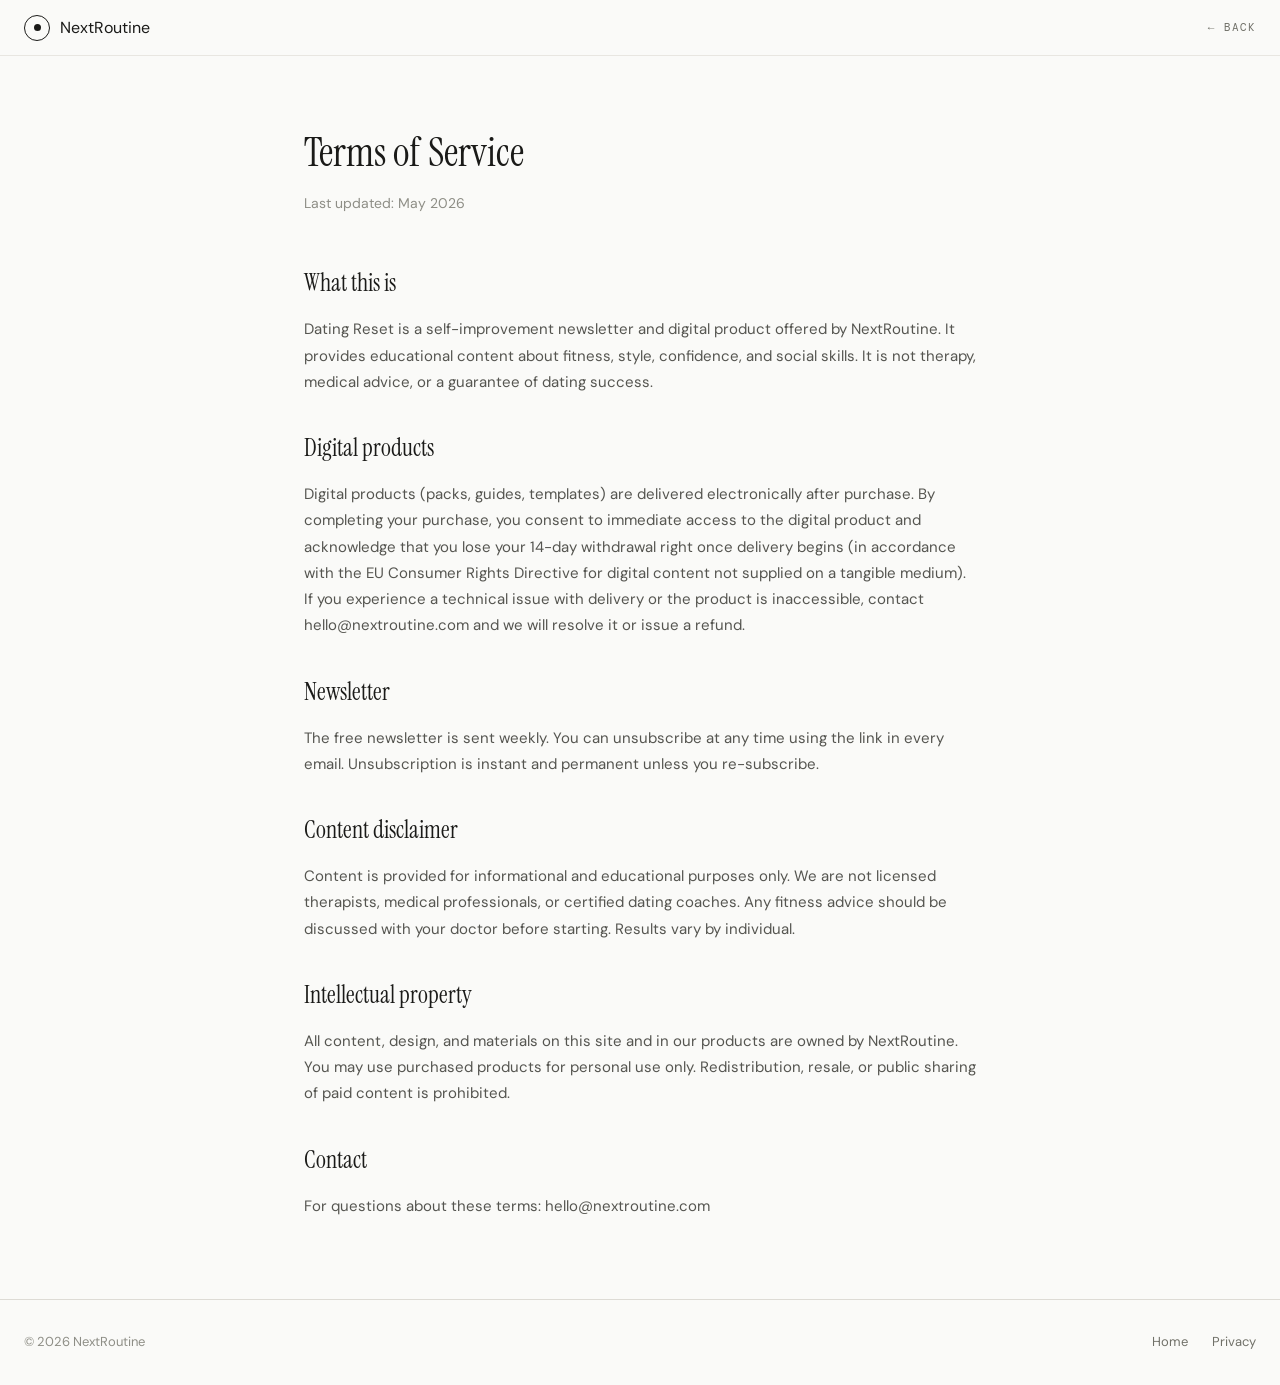
<file: terms.html>
<!DOCTYPE html>
<html lang="en">
<head>
<meta charset="UTF-8">
<meta name="viewport" content="width=device-width, initial-scale=1.0">
<title>Terms of Service — Dating Reset by NextRoutine</title>
<meta name="description" content="Terms of service for dateable.nextroutine.com.">
<link rel="preconnect" href="https://fonts.googleapis.com">
<link rel="preconnect" href="https://fonts.gstatic.com" crossorigin>
<link href="https://fonts.googleapis.com/css2?family=Instrument+Serif:ital@0;1&family=DM+Sans:wght@400;500;600&family=DM+Mono:wght@400;500&display=swap" rel="stylesheet">
<link rel="stylesheet" href="/css/style.css">
<!-- Google tag (gtag.js) -->
<script async src="https://www.googletagmanager.com/gtag/js?id=G-KPB4EFM8QX"></script>
<script>
  window.dataLayer = window.dataLayer || [];
  function gtag(){dataLayer.push(arguments);}
  gtag('js', new Date());
  gtag('config', 'G-KPB4EFM8QX');
</script>
</head>
<body>

<header class="nav">
<div class="nav-inner">
  <a href="/" class="nav-brand">
    <div class="nav-logo"><div class="nav-logo-dot"></div></div>
    <span class="nav-brand-text">NextRoutine</span>
  </a>
  <div class="nav-actions">
    <a href="/" class="nav-link">← Back</a>
  </div>
</div>
</header>

<main style="padding:120px 0 80px;">
<div class="container" style="max-width:720px;">
  <h1 style="font-family:var(--font-display);font-size:2.5rem;font-weight:400;margin-bottom:0.5rem;">Terms of Service</h1>
  <p style="color:var(--text-muted);margin-bottom:3rem;font-size:0.875rem;">Last updated: May 2026</p>

  <div style="font-size:0.9375rem;line-height:1.75;color:var(--text-secondary);">
    <h2 style="font-family:var(--font-display);font-size:1.5rem;font-weight:400;color:var(--text);margin:2rem 0 0.75rem;">What this is</h2>
    <p>Dating Reset is a self-improvement newsletter and digital product offered by NextRoutine. It provides educational content about fitness, style, confidence, and social skills. It is not therapy, medical advice, or a guarantee of dating success.</p>

    <h2 style="font-family:var(--font-display);font-size:1.5rem;font-weight:400;color:var(--text);margin:2rem 0 0.75rem;">Digital products</h2>
    <p>Digital products (packs, guides, templates) are delivered electronically after purchase. By completing your purchase, you consent to immediate access to the digital product and acknowledge that you lose your 14-day withdrawal right once delivery begins (in accordance with the EU Consumer Rights Directive for digital content not supplied on a tangible medium).</p>
    <p>If you experience a technical issue with delivery or the product is inaccessible, contact hello@nextroutine.com and we will resolve it or issue a refund.</p>

    <h2 style="font-family:var(--font-display);font-size:1.5rem;font-weight:400;color:var(--text);margin:2rem 0 0.75rem;">Newsletter</h2>
    <p>The free newsletter is sent weekly. You can unsubscribe at any time using the link in every email. Unsubscription is instant and permanent unless you re-subscribe.</p>

    <h2 style="font-family:var(--font-display);font-size:1.5rem;font-weight:400;color:var(--text);margin:2rem 0 0.75rem;">Content disclaimer</h2>
    <p>Content is provided for informational and educational purposes only. We are not licensed therapists, medical professionals, or certified dating coaches. Any fitness advice should be discussed with your doctor before starting. Results vary by individual.</p>

    <h2 style="font-family:var(--font-display);font-size:1.5rem;font-weight:400;color:var(--text);margin:2rem 0 0.75rem;">Intellectual property</h2>
    <p>All content, design, and materials on this site and in our products are owned by NextRoutine. You may use purchased products for personal use only. Redistribution, resale, or public sharing of paid content is prohibited.</p>

    <h2 style="font-family:var(--font-display);font-size:1.5rem;font-weight:400;color:var(--text);margin:2rem 0 0.75rem;">Contact</h2>
    <p>For questions about these terms: hello@nextroutine.com</p>
  </div>
</div>
</main>

<footer class="footer">
<div class="container">
  <div class="footer-inner">
    <span class="footer-copy">© 2026 NextRoutine</span>
    <div class="footer-links">
      <a href="/" class="footer-link">Home</a>
      <a href="/privacy" class="footer-link">Privacy</a>
    </div>
  </div>
</div>
</footer>

</body>
</html>
</file>
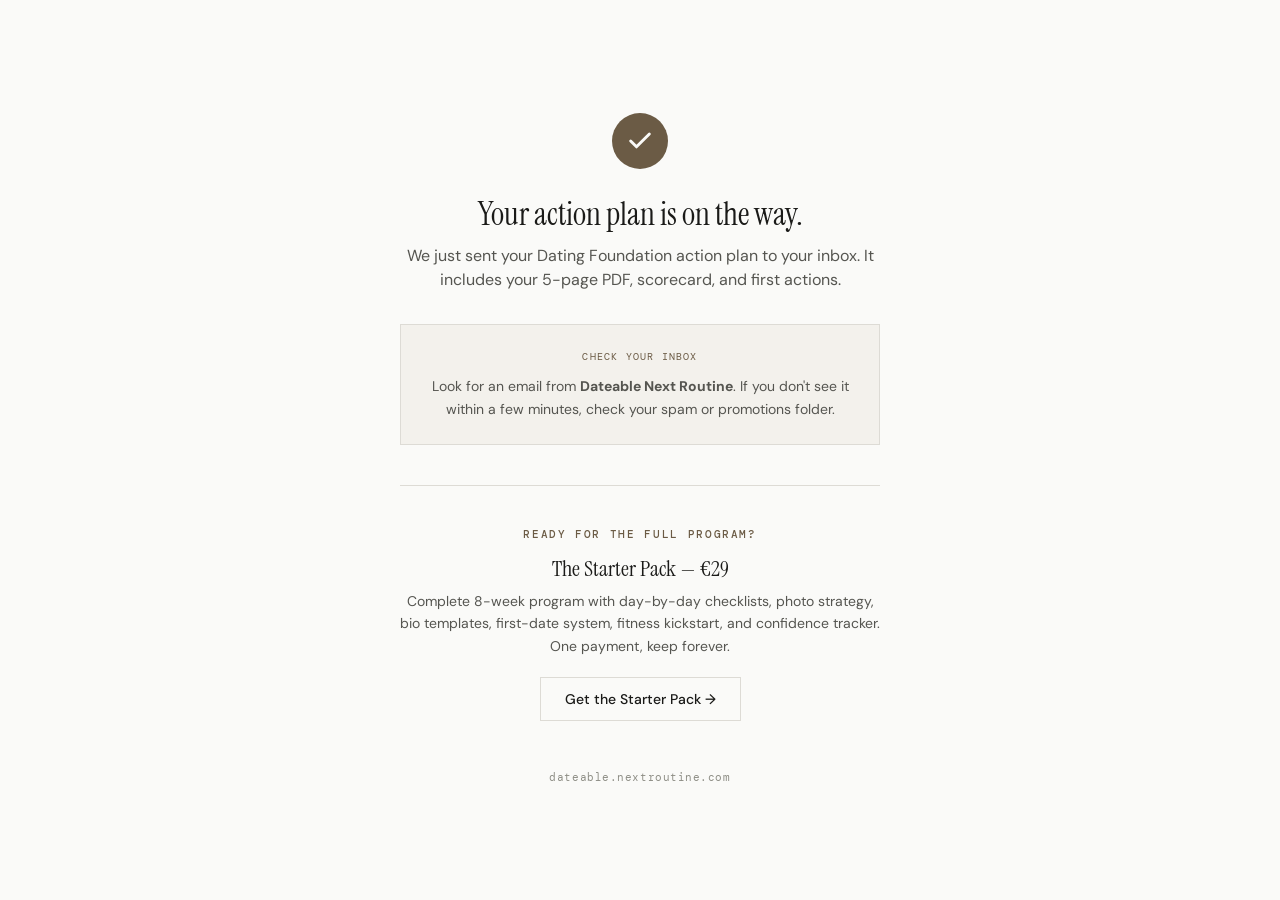
<file: thank-you.html>
<!DOCTYPE html>
<html lang="en">
<head>
<meta charset="UTF-8">
<meta name="viewport" content="width=device-width, initial-scale=1.0">
<meta name="robots" content="noindex, nofollow">
<title>Your PDF is ready — Dating Reset</title>
<link rel="preconnect" href="https://fonts.googleapis.com">
<link rel="preconnect" href="https://fonts.gstatic.com" crossorigin>
<link href="https://fonts.googleapis.com/css2?family=Instrument+Serif:ital@0;1&family=DM+Sans:ital,wght@0,400;0,500;0,600;1,400&family=DM+Mono:wght@400;500&display=swap" rel="stylesheet">
<link rel="icon" href="/assets/favicon.svg" type="image/svg+xml">
<style>
:root {
  --bg: #FAFAF8;
  --bg-warm: #F3F1EC;
  --text: #1A1A18;
  --text-secondary: #555550;
  --text-muted: #8E8E86;
  --accent: #6B5B45;
  --border: #DDDBD5;
}
*, *::before, *::after { box-sizing: border-box; }
* { margin: 0; padding: 0; }
body {
  font-family: 'DM Sans', system-ui, -apple-system, sans-serif;
  font-size: 16px;
  line-height: 1.6;
  color: var(--text);
  background: var(--bg);
  min-height: 100vh;
  display: flex;
  flex-direction: column;
  align-items: center;
  justify-content: center;
  padding: 2rem 1.5rem;
  -webkit-font-smoothing: antialiased;
}
.card {
  max-width: 480px;
  width: 100%;
  text-align: center;
}
.check {
  width: 56px;
  height: 56px;
  border-radius: 50%;
  background: var(--accent);
  display: flex;
  align-items: center;
  justify-content: center;
  margin: 0 auto 1.75rem;
}
.check svg {
  width: 28px;
  height: 28px;
}
.title {
  font-family: 'Instrument Serif', Georgia, serif;
  font-size: 2rem;
  font-weight: 400;
  line-height: 1.1;
  margin-bottom: 0.75rem;
}
.subtitle {
  font-size: 1rem;
  color: var(--text-secondary);
  margin-bottom: 2rem;
  line-height: 1.5;
}
.download-btn {
  display: inline-flex;
  align-items: center;
  justify-content: center;
  gap: 0.5rem;
  width: 100%;
  height: 52px;
  background: var(--text);
  color: var(--bg);
  font-family: 'DM Sans', sans-serif;
  font-size: 1rem;
  font-weight: 500;
  border: none;
  cursor: pointer;
  text-decoration: none;
  transition: background 200ms, transform 200ms;
}
.download-btn:hover {
  background: #333330;
  transform: translateY(-1px);
}
.download-btn svg {
  width: 18px;
  height: 18px;
}
.divider {
  width: 100%;
  height: 1px;
  background: var(--border);
  margin: 2.5rem 0;
}
.upsell-tag {
  font-family: 'DM Mono', monospace;
  font-size: 0.6875rem;
  font-weight: 500;
  letter-spacing: 0.15em;
  text-transform: uppercase;
  color: var(--accent);
  margin-bottom: 0.75rem;
}
.upsell-title {
  font-family: 'Instrument Serif', Georgia, serif;
  font-size: 1.375rem;
  font-weight: 400;
  line-height: 1.2;
  margin-bottom: 0.5rem;
}
.upsell-desc {
  font-size: 0.875rem;
  color: var(--text-secondary);
  line-height: 1.6;
  margin-bottom: 1.25rem;
}
.upsell-btn {
  display: inline-flex;
  align-items: center;
  justify-content: center;
  gap: 0.375rem;
  height: 44px;
  padding: 0 1.5rem;
  background: transparent;
  color: var(--text);
  font-family: 'DM Sans', sans-serif;
  font-size: 0.875rem;
  font-weight: 500;
  border: 1.5px solid var(--border);
  cursor: pointer;
  text-decoration: none;
  transition: border-color 200ms, background 200ms;
}
.upsell-btn:hover {
  border-color: var(--text);
  background: var(--bg-warm);
}
.footer {
  margin-top: 3rem;
  font-family: 'DM Mono', monospace;
  font-size: 0.6875rem;
  color: var(--text-muted);
  letter-spacing: 0.05em;
}
.footer a {
  color: var(--text-muted);
  text-decoration: none;
}
.footer a:hover { color: var(--text-secondary); }
</style>
<!-- Meta Pixel Code -->
<script>
!function(f,b,e,v,n,t,s)
{if(f.fbq)return;n=f.fbq=function(){n.callMethod?
n.callMethod.apply(n,arguments):n.queue.push(arguments)};
if(!f._fbq)f._fbq=n;n.push=n;n.loaded=!0;n.version='2.0';
n.queue=[];t=b.createElement(e);t.async=!0;
t.src=v;s=b.getElementsByTagName(e)[0];
s.parentNode.insertBefore(t,s)}(window, document,'script',
'https://connect.facebook.net/en_US/fbevents.js');
fbq('init', '1006173865231321');
fbq('track', 'PageView');
fbq('track', 'Lead');
gtag('event', 'lead');
</script>
<noscript><img height="1" width="1" style="display:none"
src="https://www.facebook.com/tr?id=1006173865231321&ev=PageView&noscript=1"
/></noscript>
<!-- End Meta Pixel Code -->
<!-- Google tag (gtag.js) -->
<script async src="https://www.googletagmanager.com/gtag/js?id=G-KPB4EFM8QX"></script>
<script>
  window.dataLayer = window.dataLayer || [];
  function gtag(){dataLayer.push(arguments);}
  gtag('js', new Date());
  gtag('config', 'G-KPB4EFM8QX');
</script>
</head>
<body>

<div class="card">

  <!-- Checkmark -->
  <div class="check">
    <svg viewBox="0 0 24 24" fill="none" stroke="#FAFAF8" stroke-width="2.5" stroke-linecap="round" stroke-linejoin="round">
      <polyline points="20 6 9 17 4 12"></polyline>
    </svg>
  </div>

  <!-- Main message -->
  <h1 class="title">Your action plan is on the way.</h1>
  <p class="subtitle">We just sent your Dating Foundation action plan to your inbox. It includes your 5-page PDF, scorecard, and first actions.</p>

  <div style="background:#F3F1EC;border:1px solid #DDDBD5;padding:24px;text-align:center;margin-bottom:0;">
    <div style="font-family:'DM Mono',monospace;font-size:0.625rem;letter-spacing:0.12em;text-transform:uppercase;color:#6B5B45;margin-bottom:10px;">CHECK YOUR INBOX</div>
    <p style="font-size:0.875rem;color:#555550;line-height:1.6;margin:0;">Look for an email from <strong>Dateable Next Routine</strong>. If you don't see it within a few minutes, check your spam or promotions folder.</p>
  </div>

  <!-- Quiz result (populated by JS if available) -->
  <div id="quizSummary" style="display:none;">
    <div class="divider"></div>
    <div class="upsell-tag">Your full result</div>
    <h2 class="upsell-title" id="tyArchetype"></h2>
    <p class="upsell-desc" id="tyDetail" style="margin-bottom:1rem;"></p>
    <div id="tyPillars" style="text-align:left;margin-bottom:1rem;"></div>
    <p class="upsell-desc" id="tyInsight" style="font-style:italic;margin-bottom:0;"></p>
  </div>

  <!-- Upsell divider -->
  <div class="divider"></div>

  <!-- Pack upsell (personalized by JS if quiz data exists) -->
  <div class="upsell-tag" id="tyUpsellTag">Ready for the full program?</div>
  <h2 class="upsell-title" id="tyUpsellTitle">The Starter Pack — &euro;29</h2>
  <p class="upsell-desc" id="tyUpsellDesc">Complete 8-week program with day-by-day checklists, photo strategy, bio templates, first-date system, fitness kickstart, and confidence tracker. One payment, keep forever.</p>

  <a href="https://buy.stripe.com/6oUaEX1vW31RaAadHb3cc00" class="upsell-btn" id="tyUpsellBtn">Get the Starter Pack &rarr;</a>

</div>

<div class="footer">
  <a href="https://dateable.nextroutine.com">dateable.nextroutine.com</a>
</div>

<style>
.ty-bar-row { display:flex; align-items:center; gap:8px; padding:5px 0; }
.ty-bar-name { font-family:'DM Mono',monospace; font-size:.6875rem; width:100px; color:#555550; flex-shrink:0; }
.ty-bar-track { flex:1; height:5px; background:#DDDBD5; }
.ty-bar-fill { height:100%; transition:width .8s ease; }
.ty-bar-pct { font-family:'DM Mono',monospace; font-size:.6875rem; color:#8E8E86; width:32px; text-align:right; }
.ty-bar-row.weak .ty-bar-name { color:#1A1A18; font-weight:500; }
.ty-bar-row.weak .ty-bar-pct { color:#6B5B45; }
</style>

<script>
(function() {
  try {
    var data = JSON.parse(localStorage.getItem("quizResult"));
    if (!data) return;

    // Show quiz summary
    document.getElementById("quizSummary").style.display = "block";
    document.getElementById("tyArchetype").textContent = data.archetype + " \u2014 " + data.score + "/100";
    document.getElementById("tyDetail").textContent = data.archetypeDesc || ("Weakest foundation: " + data.weakest);

    // Render pillar bars
    if (data.pillars && data.pillars.length) {
      var barsHtml = "";
      for (var i = 0; i < data.pillars.length; i++) {
        var p = data.pillars[i];
        var isWeak = p.name === data.weakest;
        barsHtml += '<div class="ty-bar-row' + (isWeak ? ' weak' : '') + '">';
        barsHtml += '<div class="ty-bar-name">' + p.name + '</div>';
        barsHtml += '<div class="ty-bar-track"><div class="ty-bar-fill" style="width:' + p.pct + '%;background:' + p.color + '"></div></div>';
        barsHtml += '<div class="ty-bar-pct">' + p.pct + '%</div>';
        barsHtml += '</div>';
      }
      document.getElementById("tyPillars").innerHTML = barsHtml;
    }

    // Insight
    if (data.insightText) {
      document.getElementById("tyInsight").textContent = data.insightText;
    }

    // Personalize upsell
    document.getElementById("tyUpsellTag").textContent = "Recommended for your result";
    document.getElementById("tyUpsellTitle").textContent = data.recName === "The Complete Dating Reset"
      ? "The Complete Dating Reset \u2014 \u20AC59"
      : "The Starter Pack \u2014 \u20AC29";
    document.getElementById("tyUpsellDesc").textContent = data.recWhy;
    
    if (data.recName === "The Complete Dating Reset") {
      document.getElementById("tyUpsellBtn").href = "https://buy.stripe.com/bJe14nfmM9qf23E1Yt3cc01";
      document.getElementById("tyUpsellBtn").textContent = "Start the 8-week reset \u2192";
    } else {
      document.getElementById("tyUpsellBtn").textContent = "Fix my profile \u2192";
    }

    localStorage.removeItem("quizResult");
  } catch(e) {}
})();
</script>

</body>
</html>
</file>
<file: css/style.css>
/* ============================================================
   DATING RESET — dateable.nextroutine.com
   Design tokens matched exactly to nextroutine.com landing page
   Instrument Serif + DM Sans + DM Mono
   ============================================================ */

:root {
  /* Surfaces — matched to landing page */
  --bg: #FAFAF8;
  --bg-warm: #F3F1EC;
  --bg-card: #FFFFFF;
  --bg-dark: #1A1A18;

  /* Text — WCAG AA verified on --bg */
  --text: #1A1A18;              /* 16.68:1 */
  --text-secondary: #555550;    /* 7.17:1 — body text */
  --text-tertiary: #707068;     /* 4.78:1 — labels */
  --text-muted: #8E8E86;        /* 3.16:1 — decorative only */
  --text-inverse: #FAFAF8;

  /* Accent — matched */
  --accent: #6B5B45;            /* 6.26:1 */

  /* Borders — matched */
  --border: #DDDBD5;
  --border-light: #E8E6E1;

  /* Type — matched */
  --font-display: 'Instrument Serif', Georgia, serif;
  --font-body: 'DM Sans', system-ui, -apple-system, sans-serif;
  --font-mono: 'DM Mono', 'SF Mono', monospace;

  /* Layout — matched */
  --container: 1280px;
}

/* RESET */
*, *::before, *::after { box-sizing: border-box; }
* { margin: 0; padding: 0; }
html { scroll-behavior: smooth; -webkit-text-size-adjust: 100%; }
body {
  font-family: var(--font-body);
  font-size: 16px;
  line-height: 1.6;
  color: var(--text);
  background-color: var(--bg);
  -webkit-font-smoothing: antialiased;
  -moz-osx-font-smoothing: grayscale;
}
img { display: block; max-width: 100%; height: auto; }
a { color: inherit; text-decoration: none; }
button { font: inherit; cursor: pointer; background: none; border: none; }
input { font: inherit; }
ul, ol { list-style: none; }
h1, h2, h3, h4 { font-weight: 400; }

::selection { background: rgba(107,91,69,0.15); color: var(--text); }

:focus-visible {
  outline: 2px solid var(--accent);
  outline-offset: 3px;
}
a:focus:not(:focus-visible),
button:focus:not(:focus-visible) { outline: none; }

.container {
  width: 100%;
  max-width: var(--container);
  margin: 0 auto;
  padding: 0 1.5rem;
}

/* ============================================================
   NAVIGATION — matched to landing page
   ============================================================ */
.nav {
  position: fixed;
  top: 0; left: 0; right: 0;
  z-index: 100;
  height: 56px;
  background: rgba(250,250,248,0.9);
  backdrop-filter: blur(20px);
  -webkit-backdrop-filter: blur(20px);
  border-bottom: 1px solid var(--border-light);
  transition: box-shadow 300ms;
}
.nav.scrolled { box-shadow: 0 1px 12px rgba(0,0,0,0.04); }
.nav-inner {
  max-width: var(--container);
  margin: 0 auto;
  padding: 0 1.5rem;
  height: 100%;
  display: flex;
  align-items: center;
  justify-content: space-between;
}
.nav-brand {
  display: flex;
  align-items: center;
  gap: 0.625rem;
}
.nav-logo {
  width: 26px; height: 26px;
  border: 1.5px solid var(--text);
  border-radius: 50%;
  display: flex;
  align-items: center;
  justify-content: center;
  transition: transform 300ms;
}
.nav-brand:hover .nav-logo { transform: rotate(90deg); }
.nav-logo-dot {
  width: 7px; height: 7px;
  background: var(--text);
  border-radius: 50%;
}
.nav-wordmark {
  font-family: var(--font-mono);
  font-size: 0.75rem;
  font-weight: 500;
  letter-spacing: 0.14em;
  text-transform: uppercase;
}
.nav-links {
  display: none;
  align-items: center;
  gap: 2rem;
}
@media (min-width: 768px) { .nav-links { display: flex; } }
.nav-link {
  font-family: var(--font-mono);
  font-size: 0.6875rem;
  letter-spacing: 0.1em;
  text-transform: uppercase;
  color: var(--text-tertiary);
  transition: color 200ms;
  position: relative;
}
.nav-link:hover { color: var(--text); }
.nav-link::after {
  content: '';
  position: absolute;
  bottom: -2px; left: 0;
  width: 0; height: 1px;
  background: var(--text);
  transition: width 250ms;
}
.nav-link:hover::after { width: 100%; }

.nav-actions { display: flex; align-items: center; gap: 0.75rem; }
.nav-hamburger {
  display: flex;
  flex-direction: column;
  gap: 5px;
  padding: 8px;
}
@media (min-width: 768px) { .nav-hamburger { display: none; } }
.nav-hamburger span {
  display: block;
  width: 20px; height: 1.5px;
  background: var(--text);
  transition: transform 200ms;
}

/* Mobile nav */
.nav-mobile {
  position: fixed;
  top: 56px; left: 0; right: 0;
  background: var(--bg);
  border-bottom: 1px solid var(--border);
  padding: 1rem 1.5rem 1.5rem;
  z-index: 99;
  display: none;
}
.nav-mobile.open { display: block; }
.nav-mobile-link {
  display: block;
  padding: 0.75rem 0;
  font-size: 0.9375rem;
  color: var(--text-secondary);
  border-bottom: 1px solid var(--border-light);
}

/* ============================================================
   BUTTONS
   ============================================================ */
.btn {
  display: inline-flex;
  align-items: center;
  justify-content: center;
  gap: 0.375rem;
  padding: 0 1.25rem;
  height: 44px;
  font-size: 0.875rem;
  font-weight: 500;
  white-space: nowrap;
  border: none;
  cursor: pointer;
  transition: all 200ms;
}
.btn-sm { height: 38px; padding: 0 1rem; font-size: 0.8125rem; }
.btn-lg { height: 50px; padding: 0 1.75rem; font-size: 0.9375rem; }
.btn-full { width: 100%; }

.btn-primary {
  background: var(--text);
  color: var(--text-inverse);
}
.btn-primary:hover {
  background: #333330;
  transform: translateY(-1px);
}
.btn-outline {
  background: transparent;
  color: var(--text);
  border: 1.5px solid var(--border);
}
.btn-outline:hover {
  border-color: var(--text);
  background: var(--bg-warm);
}
.btn-arr { transition: transform 200ms; display: inline-block; }
.btn:hover .btn-arr { transform: translateX(3px); }

/* ============================================================
   SECTION TAGS & TITLES
   ============================================================ */
.section-tag {
  display: block;
  font-family: var(--font-mono);
  font-size: 0.6875rem;
  font-weight: 500;
  letter-spacing: 0.2em;
  text-transform: uppercase;
  color: var(--text-tertiary);
  margin-bottom: 1.25rem;
}
.section-title {
  font-family: var(--font-display);
  font-size: clamp(2rem, 4.5vw, 3.5rem);
  line-height: 1.05;
  letter-spacing: -0.02em;
  margin-bottom: 1rem;
}
.section-title em {
  font-style: italic;
}
.section-desc {
  font-size: 1.0625rem;
  line-height: 1.65;
  color: var(--text-secondary);
  max-width: 560px;
  margin-bottom: 3rem;
}

/* ============================================================
   HERO
   ============================================================ */
.hero {
  padding: 130px 0 0;
}
.hero-inner {
  padding-bottom: 60px;
  border-bottom: 1px solid var(--border);
}
.hero-eyebrow {
  font-family: var(--font-mono);
  font-size: 0.6875rem;
  font-weight: 500;
  letter-spacing: 0.2em;
  text-transform: uppercase;
  color: var(--accent);
  margin-bottom: 1.75rem;
  display: flex;
  align-items: center;
  gap: 0.75rem;
}
.hero-eyebrow::before {
  content: '';
  width: 24px; height: 1px;
  background: var(--accent);
}
.hero-headline {
  font-family: var(--font-display);
  font-size: clamp(2.75rem, 7vw, 5.5rem);
  line-height: 0.97;
  letter-spacing: -0.025em;
  max-width: 900px;
  margin-bottom: 3rem;
}
.hero-headline em {
  font-style: italic;
}
.hero-bottom {
  display: grid;
  grid-template-columns: 1fr;
  gap: 2rem;
  align-items: end;
}
@media (min-width: 768px) {
  .hero-bottom { grid-template-columns: 1fr auto; }
}
.hero-desc {
  font-size: 1.125rem;
  line-height: 1.65;
  color: var(--text-secondary);
  max-width: 500px;
}

/* ============================================================
   PROBLEM SECTION
   ============================================================ */
.problem {
  padding: 80px 0;
}
.problem-grid {
  display: grid;
  grid-template-columns: 1fr;
  gap: 3rem;
  margin-bottom: 3.5rem;
}
@media (min-width: 768px) {
  .problem-grid { grid-template-columns: 1fr 1fr; gap: 4rem; }
}
.problem-right {
  display: flex;
  flex-direction: column;
  gap: 0;
}
.stat-card {
  padding: 1.25rem 0;
  border-bottom: 1px solid var(--border-light);
}
.stat-card:first-child { border-top: 1px solid var(--border-light); }
.stat-number {
  font-family: var(--font-display);
  font-size: 2.75rem;
  line-height: 1;
  letter-spacing: -0.03em;
  margin-bottom: 0.375rem;
}
.stat-label {
  font-size: 0.9375rem;
  line-height: 1.5;
  color: var(--text-secondary);
}

.problem-insight {
  max-width: 720px;
  padding-top: 2rem;
  border-top: 1px solid var(--border);
}
.problem-insight p {
  font-size: 1rem;
  line-height: 1.7;
  color: var(--text-secondary);
  margin-bottom: 1rem;
}
.problem-insight p:last-child { margin-bottom: 0; }
.problem-insight strong { color: var(--text); }

/* ============================================================
   SYSTEM / PILLARS
   ============================================================ */
.system {
  padding: 80px 0;
  background: var(--bg-warm);
  border-top: 1px solid var(--border);
  border-bottom: 1px solid var(--border);
}
.pillars {
  display: flex;
  flex-direction: column;
}
.pillar {
  padding: 1.75rem 0;
  border-bottom: 1px solid var(--border);
  display: grid;
  grid-template-columns: 1fr;
  gap: 1rem;
}
@media (min-width: 768px) {
  .pillar {
    grid-template-columns: 200px 1fr auto;
    gap: 2.5rem;
    align-items: start;
  }
}
.pillar:first-child { border-top: 1px solid var(--border); }
.pillar-header {
  display: flex;
  align-items: baseline;
  gap: 1rem;
}
.pillar-num {
  font-family: var(--font-mono);
  font-size: 0.6875rem;
  font-weight: 500;
  color: var(--text-muted);
}
.pillar-title {
  font-family: var(--font-display);
  font-size: 1.375rem;
}
.pillar-body p {
  font-size: 0.9375rem;
  line-height: 1.65;
  color: var(--text-secondary);
}
.pillar-tags {
  display: flex;
  flex-wrap: wrap;
  gap: 0.5rem;
  align-self: start;
  padding-top: 0.25rem;
}
.pillar-tag {
  font-family: var(--font-mono);
  font-size: 0.5625rem;
  letter-spacing: 0.08em;
  text-transform: uppercase;
  padding: 0.3rem 0.6rem;
  border: 1px solid var(--border);
  color: var(--text-tertiary);
}

/* ============================================================
   FREE SIGNUP (standalone section above packs)
   ============================================================ */
.signup {
  padding: 80px 0;
  border-top: 1px solid var(--border);
}
.signup-inner {
  display: grid;
  grid-template-columns: 1fr;
  gap: 2.5rem;
  align-items: start;
}
@media (min-width: 768px) {
  .signup-inner { grid-template-columns: 1fr 1fr; gap: 3.5rem; }
}
.signup-content {}
.signup-title {
  font-family: var(--font-display);
  font-size: clamp(2rem, 4.5vw, 3rem);
  line-height: 1.05;
  letter-spacing: -0.02em;
  margin-bottom: 1rem;
}
.signup-title em { font-style: italic; }
.signup-desc {
  font-size: 1rem;
  line-height: 1.65;
  color: var(--text-secondary);
  margin-bottom: 1.5rem;
}
.signup-includes {
  list-style: none;
}
.signup-includes li {
  font-size: 0.9375rem;
  line-height: 1.5;
  color: var(--text-secondary);
  padding: 0.4rem 0;
  padding-left: 1.25rem;
  position: relative;
}
.signup-includes li::before {
  content: '\2192';
  position: absolute;
  left: 0;
  font-family: var(--font-mono);
  font-size: 0.75rem;
  color: var(--accent);
}
.signup-form {
  padding-top: 0.5rem;
}

/* ============================================================
   PACKS (paid tiers only)
   ============================================================ */
.packs {
  padding: 80px 0;
  background: var(--bg-warm);
  border-top: 1px solid var(--border);
}
.packs-grid {
  display: grid;
  grid-template-columns: 1fr;
  gap: 1.5rem;
}
@media (min-width: 768px) {
  .packs-grid { grid-template-columns: 1fr 1fr 1fr; }
  .packs-grid-two { grid-template-columns: 1fr 1fr; }
}
.pack-card {
  background: var(--bg-card);
  border: 1px solid var(--border);
  padding: 2rem;
  display: flex;
  flex-direction: column;
  position: relative;
  transition: transform 200ms;
}
.pack-card:hover { transform: translateY(-2px); }
.pack-card-featured {
  border-color: var(--text);
  border-width: 2px;
}
.pack-badge {
  position: absolute;
  top: -1px; right: 2rem;
  background: var(--text);
  color: var(--text-inverse);
  font-family: var(--font-mono);
  font-size: 0.5625rem;
  font-weight: 500;
  letter-spacing: 0.15em;
  text-transform: uppercase;
  padding: 0.35rem 0.75rem;
}
.pack-tier {
  font-family: var(--font-mono);
  font-size: 0.625rem;
  font-weight: 500;
  letter-spacing: 0.2em;
  text-transform: uppercase;
  color: var(--text-tertiary);
  margin-bottom: 0.75rem;
}
.pack-name {
  font-family: var(--font-display);
  font-size: 1.5rem;
  line-height: 1.15;
  margin-bottom: 1rem;
}
.pack-price {
  font-family: var(--font-display);
  font-size: 2.5rem;
  line-height: 1;
  margin-bottom: 1rem;
}
.pack-price-note {
  font-family: var(--font-body);
  font-size: 0.875rem;
  color: var(--text-tertiary);
}
.pack-desc {
  font-size: 0.875rem;
  line-height: 1.6;
  color: var(--text-secondary);
  margin-bottom: 1.5rem;
}
.pack-includes {
  flex: 1;
  margin-bottom: 2rem;
}
.pack-includes li {
  font-size: 0.875rem;
  line-height: 1.5;
  color: var(--text-secondary);
  padding: 0.5rem 0;
  border-bottom: 1px solid var(--border-light);
  padding-left: 1.25rem;
  position: relative;
}
.pack-includes li::before {
  content: '→';
  position: absolute;
  left: 0;
  font-family: var(--font-mono);
  font-size: 0.75rem;
  color: var(--accent);
}

/* ============================================================
   FOR / NOT FOR
   ============================================================ */
.for-section {
  padding: 80px 0;
  border-top: 1px solid var(--border);
}
.for-grid {
  display: grid;
  grid-template-columns: 1fr;
  gap: 2.5rem;
}
@media (min-width: 768px) {
  .for-grid { grid-template-columns: 1fr 1fr; gap: 3rem; }
}
.for-title {
  font-family: var(--font-display);
  font-size: 1.25rem;
  margin-bottom: 1.25rem;
}
.for-list {
  list-style: none;
}
.for-list li {
  font-size: 0.9375rem;
  line-height: 1.5;
  color: var(--text-secondary);
  padding: 0.5rem 0;
  padding-left: 1.5rem;
  position: relative;
  border-top: 1px solid var(--border);
}
.for-list li:last-child { border-bottom: 1px solid var(--border); }
.for-yes li::before {
  content: '\2713';
  position: absolute;
  left: 0;
  color: var(--accent);
  font-weight: 600;
}
.for-no li::before {
  content: '\2717';
  position: absolute;
  left: 0;
  color: var(--text-muted);
}

/* ============================================================
   PRODUCT PREVIEWS
   ============================================================ */
.previews {
  padding: 80px 0;
  background: var(--bg-warm);
  border-top: 1px solid var(--border);
}
.preview-grid {
  display: grid;
  grid-template-columns: 1fr 1fr;
  gap: 1.5rem;
  margin-top: 2rem;
}
@media (min-width: 768px) {
  .preview-grid { grid-template-columns: 1fr 1fr 1fr 1fr; }
}
.preview-item {
  display: flex;
  flex-direction: column;
  gap: 0.75rem;
}
.preview-item img {
  width: 100%;
  aspect-ratio: 3/4;
  object-fit: cover;
  border: 1px solid var(--border);
  background: var(--bg);
}
.preview-label {
  font-family: var(--font-mono);
  font-size: 0.6875rem;
  letter-spacing: 0.08em;
  color: var(--text-muted);
  text-align: center;
}

/* ============================================================
   FAQ
   ============================================================ */
.faq {
  padding: 80px 0;
  border-top: 1px solid var(--border);
}
.faq-list {
  max-width: 720px;
  margin-top: 2rem;
}
.faq-item {
  border-top: 1px solid var(--border);
  padding: 0;
}
.faq-item:last-child { border-bottom: 1px solid var(--border); }
.faq-item summary {
  font-family: var(--font-body);
  font-size: 1rem;
  font-weight: 500;
  color: var(--text);
  padding: 1.25rem 0;
  cursor: pointer;
  list-style: none;
  display: flex;
  justify-content: space-between;
  align-items: center;
}
.faq-item summary::after {
  content: '+';
  font-family: var(--font-mono);
  font-size: 1.25rem;
  color: var(--text-muted);
  flex-shrink: 0;
  margin-left: 1rem;
}
.faq-item[open] summary::after {
  content: '\2212';
}
.faq-item summary::-webkit-details-marker { display: none; }
.faq-item p {
  font-size: 0.9375rem;
  line-height: 1.65;
  color: var(--text-secondary);
  padding: 0 0 1.25rem;
}

/* ============================================================
   FOUNDER NOTE
   ============================================================ */
.founder {
  padding: 80px 0;
  border-top: 1px solid var(--border);
  background: var(--bg-warm);
}
.founder-inner {
  max-width: 640px;
}
.founder-text {
  font-size: 1rem;
  line-height: 1.7;
  color: var(--text-secondary);
  margin-bottom: 1rem;
}
.founder-sign {
  font-family: var(--font-mono);
  font-size: 0.8125rem;
  color: var(--text-muted);
  display: block;
  margin-top: 1.5rem;
}

/* ============================================================
   FOOTER
   ============================================================ */
.footer {
  padding: 2rem 0;
  border-top: 1px solid var(--border);
}
.footer-inner {
  display: flex;
  align-items: center;
  justify-content: space-between;
  flex-wrap: wrap;
  gap: 1rem;
}
.footer-left {
  display: flex;
  align-items: center;
  gap: 1.5rem;
  flex-wrap: wrap;
}
.footer-brand {
  display: flex;
  align-items: center;
  gap: 0.5rem;
}
.footer-copy {
  font-size: 0.8125rem;
  color: var(--text-muted);
}
.footer-links {
  display: flex;
  gap: 1.5rem;
}
.footer-link {
  font-size: 0.8125rem;
  color: var(--text-tertiary);
  transition: color 200ms;
}
.footer-link:hover { color: var(--text); }

/* ============================================================
   ANIMATIONS
   ============================================================ */
.fade-in {
  opacity: 0;
  transform: translateY(20px);
  transition: opacity 0.6s cubic-bezier(0.22,1,0.36,1), transform 0.6s cubic-bezier(0.22,1,0.36,1);
}
.fade-in.visible {
  opacity: 1;
  transform: translateY(0);
}
.fade-in-d1 { transition-delay: 0.1s; }
.fade-in-d2 { transition-delay: 0.2s; }
.fade-in-d3 { transition-delay: 0.35s; }

/* ============================================================
   RESPONSIVE
   ============================================================ */
@media (max-width: 767px) {
  .hero { padding: 100px 0 0; }
  .hero-inner { padding-bottom: 40px; }
  .hero-bottom { grid-template-columns: 1fr; }
  .signup, .problem, .system, .packs, .for-section, .previews, .faq, .founder { padding: 50px 0; }
  .signup-inner { grid-template-columns: 1fr; }
  .for-grid { grid-template-columns: 1fr; }
  .preview-grid { grid-template-columns: 1fr 1fr; }
  .nav .btn-sm { display: none; }
}
</file>
